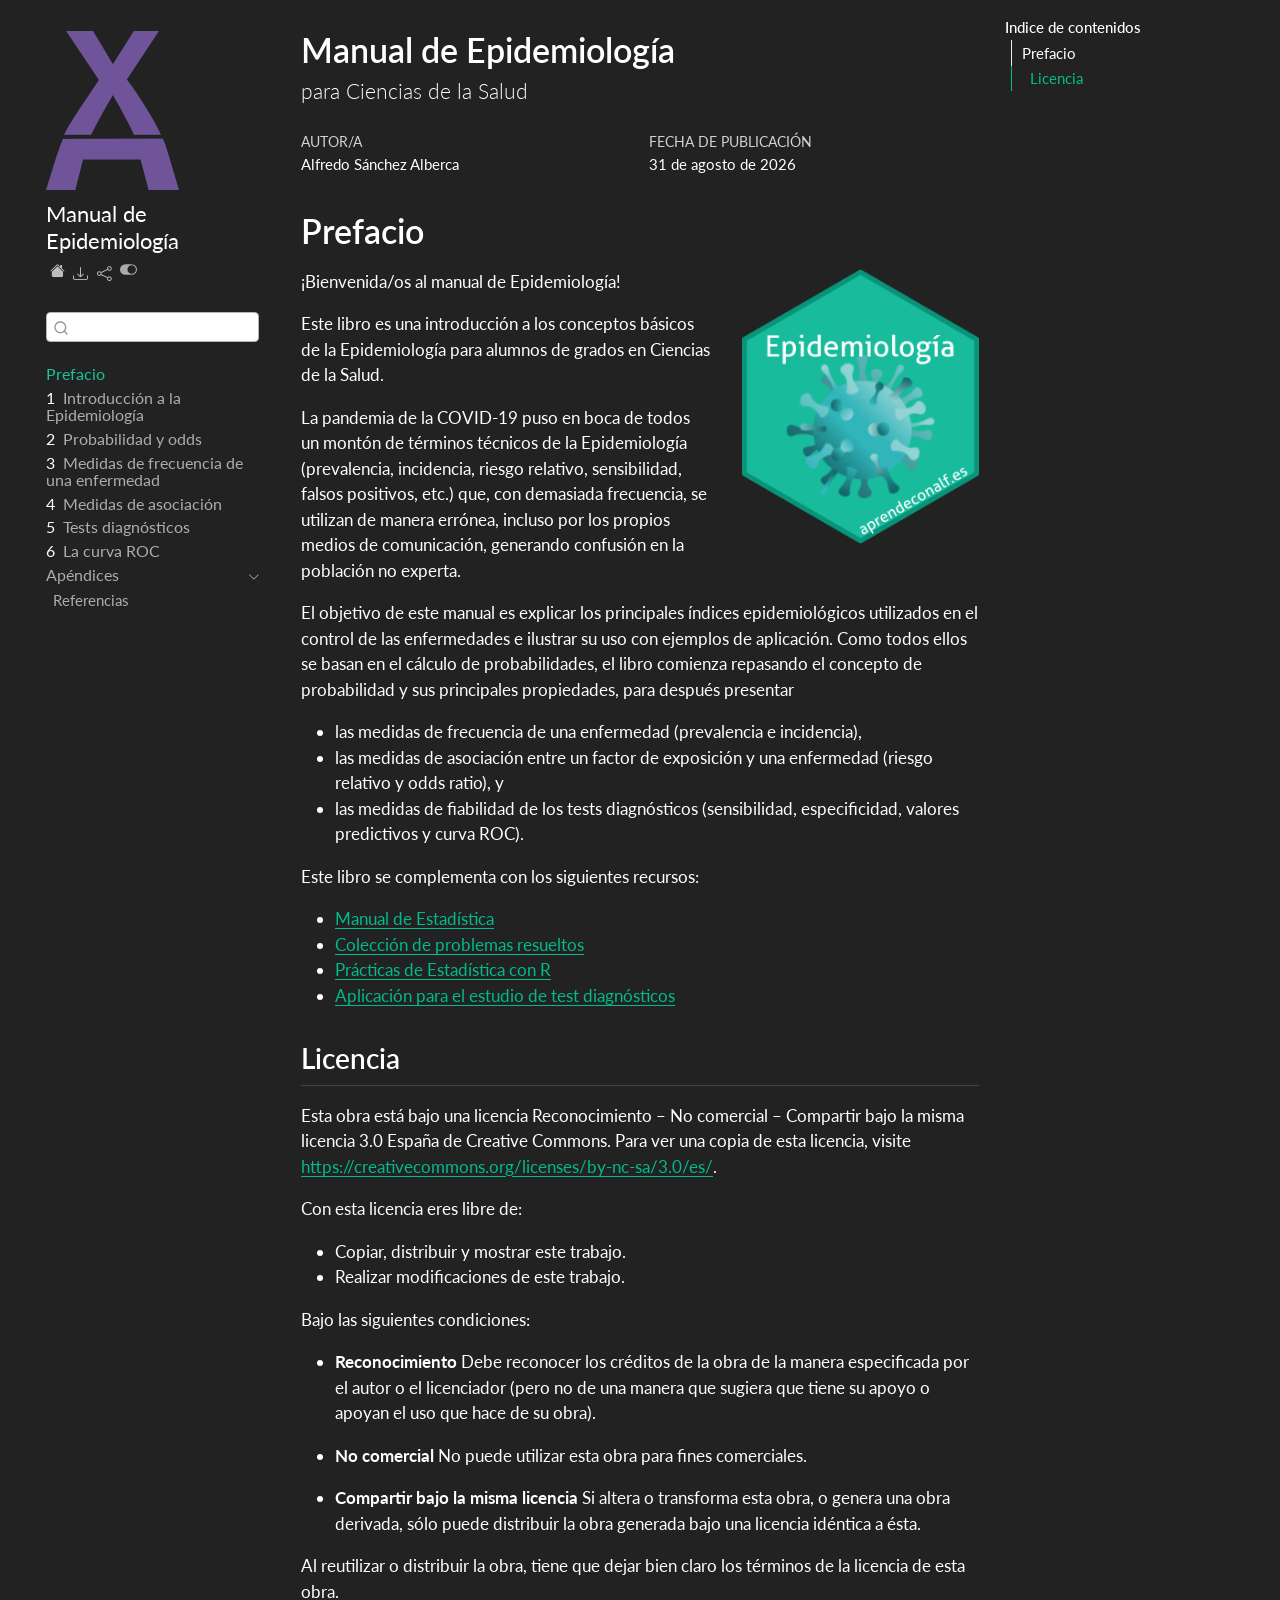
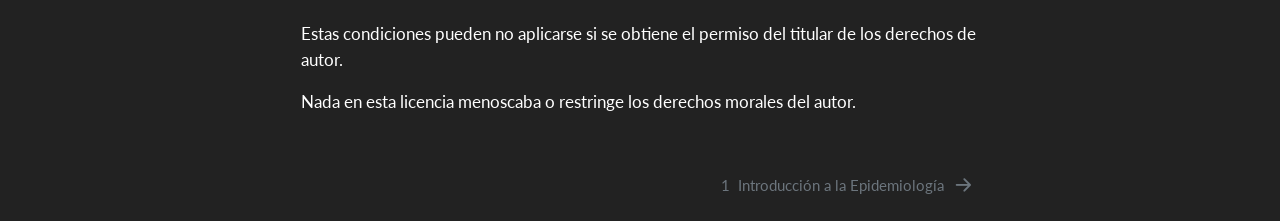
<file: docs/index.html>
<!DOCTYPE html>
<html xmlns="http://www.w3.org/1999/xhtml" lang="es" xml:lang="es"><head>

<meta charset="utf-8">
<meta name="generator" content="quarto-1.9.38">

<meta name="viewport" content="width=device-width, initial-scale=1.0, user-scalable=yes">

<meta name="author" content="Alfredo Sánchez Alberca">

<title>Manual de Epidemiología</title>
<style>
/* Default styles provided by pandoc.
** See https://pandoc.org/MANUAL.html#variables-for-html for config info.
*/
code{white-space: pre-wrap;}
span.smallcaps{font-variant: small-caps;}
div.columns{display: flex; gap: min(4vw, 1.5em);}
div.column{flex: auto; overflow-x: auto;}
div.hanging-indent{margin-left: 1.5em; text-indent: -1.5em;}
ul.task-list{list-style: none;}
ul.task-list li input[type="checkbox"] {
  width: 0.8em;
  margin: 0 0.8em 0.2em -1em; /* quarto-specific, see https://github.com/quarto-dev/quarto-cli/issues/4556 */ 
  vertical-align: middle;
}
</style>


<script src="site_libs/quarto-nav/quarto-nav.js"></script>
<script src="site_libs/quarto-nav/headroom.min.js"></script>
<script src="site_libs/clipboard/clipboard.min.js"></script>
<script src="site_libs/quarto-search/autocomplete.umd.js"></script>
<script src="site_libs/quarto-search/fuse.min.js"></script>
<script src="site_libs/quarto-search/quarto-search.js"></script>
<meta name="quarto:offset" content="./">
<link href="./01-introduccion.html" rel="next">
<link href="./img/logos/favicon.ico" rel="icon">
<script src="site_libs/quarto-html/quarto.js" type="module"></script>
<script src="site_libs/quarto-html/tabsets/tabsets.js" type="module"></script>
<script src="site_libs/quarto-html/popper.min.js"></script>
<script src="site_libs/quarto-html/tippy.umd.min.js"></script>
<script src="site_libs/quarto-html/anchor.min.js"></script>
<link href="site_libs/quarto-html/tippy.css" rel="stylesheet">
<link href="site_libs/quarto-html/quarto-syntax-highlighting-33269adcf1721b81efc5ea7fcfe7f0ee.css" rel="stylesheet" class="quarto-color-scheme" id="quarto-text-highlighting-styles">
<link href="site_libs/quarto-html/quarto-syntax-highlighting-dark-5a2acb6f4ed5aeb23a104ba421924b87.css" rel="stylesheet" class="quarto-color-scheme quarto-color-alternate" id="quarto-text-highlighting-styles">
<script src="site_libs/bootstrap/bootstrap.min.js"></script>
<link href="site_libs/bootstrap/bootstrap-icons.css" rel="stylesheet">
<link href="site_libs/bootstrap/bootstrap-b050db56f2b97c639b7ebc2cf71c06d7.min.css" rel="stylesheet" append-hash="true" class="quarto-color-scheme" id="quarto-bootstrap" data-mode="light">
<link href="site_libs/bootstrap/bootstrap-dark-5e50218c20039713403b52e69b91eb5d.min.css" rel="stylesheet" append-hash="true" class="quarto-color-scheme quarto-color-alternate" id="quarto-bootstrap" data-mode="dark">
<script id="quarto-search-options" type="application/json">{
  "location": "sidebar",
  "copy-button": false,
  "collapse-after": 3,
  "panel-placement": "start",
  "type": "textbox",
  "limit": 50,
  "keyboard-shortcut": [
    "f",
    "/",
    "s"
  ],
  "show-item-context": false,
  "language": {
    "search-no-results-text": "Sin resultados",
    "search-matching-documents-text": "documentos encontrados",
    "search-copy-link-title": "Copiar el enlace en la busqueda",
    "search-hide-matches-text": "Esconder resultados adicionales",
    "search-more-match-text": "hay más resultados en este documento",
    "search-more-matches-text": "más resultados en este documento",
    "search-clear-button-title": "Borrar",
    "search-text-placeholder": "",
    "search-detached-cancel-button-title": "Cancelar",
    "search-submit-button-title": "Enviar",
    "search-label": "Buscar"
  }
}</script>


<meta property="og:title" content="Manual de Epidemiología">
<meta property="og:description" content="para Ciencias de la Salud">
<meta property="og:image" content="img/logos/sticker.png">
<meta property="og:site_name" content="Manual de Epidemiología">
<meta name="twitter:title" content="Manual de Epidemiología">
<meta name="twitter:description" content="para Ciencias de la Salud">
<meta name="twitter:image" content="img/logos/sticker.png">
<meta name="twitter:site" content="@aprendeconalf">
<meta name="twitter:card" content="summary_large_image">
</head>

<body class="nav-sidebar floating quarto-dark"><script id="quarto-html-before-body" type="application/javascript">
    const toggleBodyColorMode = (bsSheetEl) => {
      const mode = bsSheetEl.getAttribute("data-mode");
      const bodyEl = window.document.querySelector("body");
      if (mode === "dark") {
        bodyEl.classList.add("quarto-dark");
        bodyEl.classList.remove("quarto-light");
      } else {
        bodyEl.classList.add("quarto-light");
        bodyEl.classList.remove("quarto-dark");
      }
    }
    const toggleBodyColorPrimary = () => {
      const bsSheetEl = window.document.querySelector("link#quarto-bootstrap:not([rel=disabled-stylesheet])");
      if (bsSheetEl) {
        toggleBodyColorMode(bsSheetEl);
      }
    }
    const setColorSchemeToggle = (alternate) => {
      const toggles = window.document.querySelectorAll('.quarto-color-scheme-toggle');
      for (let i=0; i < toggles.length; i++) {
        const toggle = toggles[i];
        if (toggle) {
          if (alternate) {
            toggle.classList.add("alternate");
          } else {
            toggle.classList.remove("alternate");
          }
        }
      }
    };
    const toggleColorMode = (alternate) => {
      // Switch the stylesheets
      const primaryStylesheets = window.document.querySelectorAll('link.quarto-color-scheme:not(.quarto-color-alternate)');
      const alternateStylesheets = window.document.querySelectorAll('link.quarto-color-scheme.quarto-color-alternate');
      manageTransitions('#quarto-margin-sidebar .nav-link', false);
      if (alternate) {
        // note: dark is layered on light, we don't disable primary!
        enableStylesheet(alternateStylesheets);
        for (const sheetNode of alternateStylesheets) {
          if (sheetNode.id === "quarto-bootstrap") {
            toggleBodyColorMode(sheetNode);
          }
        }
      } else {
        disableStylesheet(alternateStylesheets);
        enableStylesheet(primaryStylesheets)
        toggleBodyColorPrimary();
      }
      manageTransitions('#quarto-margin-sidebar .nav-link', true);
      // Switch the toggles
      setColorSchemeToggle(alternate)
      // Hack to workaround the fact that safari doesn't
      // properly recolor the scrollbar when toggling (#1455)
      if (navigator.userAgent.indexOf('Safari') > 0 && navigator.userAgent.indexOf('Chrome') == -1) {
        manageTransitions("body", false);
        window.scrollTo(0, 1);
        setTimeout(() => {
          window.scrollTo(0, 0);
          manageTransitions("body", true);
        }, 40);
      }
    }
    const disableStylesheet = (stylesheets) => {
      for (let i=0; i < stylesheets.length; i++) {
        const stylesheet = stylesheets[i];
        stylesheet.rel = 'disabled-stylesheet';
      }
    }
    const enableStylesheet = (stylesheets) => {
      for (let i=0; i < stylesheets.length; i++) {
        const stylesheet = stylesheets[i];
        if(stylesheet.rel !== 'stylesheet') { // for Chrome, which will still FOUC without this check
          stylesheet.rel = 'stylesheet';
        }
      }
    }
    const manageTransitions = (selector, allowTransitions) => {
      const els = window.document.querySelectorAll(selector);
      for (let i=0; i < els.length; i++) {
        const el = els[i];
        if (allowTransitions) {
          el.classList.remove('notransition');
        } else {
          el.classList.add('notransition');
        }
      }
    }
    const isFileUrl = () => {
      return window.location.protocol === 'file:';
    }
    const hasAlternateSentinel = () => {
      let styleSentinel = getColorSchemeSentinel();
      if (styleSentinel !== null) {
        return styleSentinel === "alternate";
      } else {
        return false;
      }
    }
    const setStyleSentinel = (alternate) => {
      const value = alternate ? "alternate" : "default";
      if (!isFileUrl()) {
        window.localStorage.setItem("quarto-color-scheme", value);
      } else {
        localAlternateSentinel = value;
      }
    }
    const getColorSchemeSentinel = () => {
      if (!isFileUrl()) {
        const storageValue = window.localStorage.getItem("quarto-color-scheme");
        return storageValue != null ? storageValue : localAlternateSentinel;
      } else {
        return localAlternateSentinel;
      }
    }
    const toggleGiscusIfUsed = (isAlternate, darkModeDefault) => {
      const baseTheme = document.querySelector('#giscus-base-theme')?.value ?? 'light';
      const alternateTheme = document.querySelector('#giscus-alt-theme')?.value ?? 'dark';
      let newTheme = '';
      if(authorPrefersDark) {
        newTheme = isAlternate ? baseTheme : alternateTheme;
      } else {
        newTheme = isAlternate ? alternateTheme : baseTheme;
      }
      const changeGiscusTheme = () => {
        // From: https://github.com/giscus/giscus/issues/336
        const sendMessage = (message) => {
          const iframe = document.querySelector('iframe.giscus-frame');
          if (!iframe) return;
          iframe.contentWindow.postMessage({ giscus: message }, 'https://giscus.app');
        }
        sendMessage({
          setConfig: {
            theme: newTheme
          }
        });
      }
      const isGiscussLoaded = window.document.querySelector('iframe.giscus-frame') !== null;
      if (isGiscussLoaded) {
        changeGiscusTheme();
      }
    };
    const authorPrefersDark = true;
    const darkModeDefault = authorPrefersDark;
    let localAlternateSentinel = darkModeDefault ? 'alternate' : 'default';
    // Dark / light mode switch
    window.quartoToggleColorScheme = () => {
      // Read the current dark / light value
      let toAlternate = !hasAlternateSentinel();
      toggleColorMode(toAlternate);
      setStyleSentinel(toAlternate);
      toggleGiscusIfUsed(toAlternate, darkModeDefault);
      window.dispatchEvent(new Event('resize'));
    };
    // Switch to dark mode if need be
    if (hasAlternateSentinel()) {
      toggleColorMode(true);
    } else {
      toggleColorMode(false);
    }
  </script>

<div id="quarto-search-results"></div>
  <header id="quarto-header" class="headroom fixed-top">
  <nav class="quarto-secondary-nav">
    <div class="container-fluid d-flex">
      <button type="button" class="quarto-btn-toggle btn" data-bs-toggle="collapse" role="button" data-bs-target=".quarto-sidebar-collapse-item" aria-controls="quarto-sidebar" aria-expanded="false" aria-label="Alternar barra lateral" onclick="if (window.quartoToggleHeadroom) { window.quartoToggleHeadroom(); }">
        <i class="bi bi-layout-text-sidebar-reverse"></i>
      </button>
        <nav class="quarto-page-breadcrumbs" aria-label="breadcrumb"><ol class="breadcrumb"><li class="breadcrumb-item"><a href="./index.html">Prefacio</a></li></ol></nav>
        <a class="flex-grow-1" role="navigation" data-bs-toggle="collapse" data-bs-target=".quarto-sidebar-collapse-item" aria-controls="quarto-sidebar" aria-expanded="false" aria-label="Alternar barra lateral" onclick="if (window.quartoToggleHeadroom) { window.quartoToggleHeadroom(); }">      
        </a>
      <button type="button" class="btn quarto-search-button" aria-label="Buscar" onclick="window.quartoOpenSearch();">
        <i class="bi bi-search"></i>
      </button>
    </div>
  </nav>
</header>
<!-- content -->
<div id="quarto-content" class="quarto-container page-columns page-rows-contents page-layout-article">
<!-- sidebar -->
  <nav id="quarto-sidebar" class="sidebar collapse collapse-horizontal quarto-sidebar-collapse-item sidebar-navigation floating overflow-auto">
    <div class="pt-lg-2 mt-2 text-left sidebar-header sidebar-header-stacked">
      <a href="./index.html" class="sidebar-logo-link">
      <img src="./img/logos/aprendeconalf.png" alt="" class="sidebar-logo light-content py-0 d-lg-inline d-none">
      <img src="./img/logos/aprendeconalf.png" alt="" class="sidebar-logo dark-content py-0 d-lg-inline d-none">
      </a>
    <div class="sidebar-title mb-0 py-0">
      <a href="./">Manual de Epidemiología</a> 
        <div class="sidebar-tools-main tools-wide">
    <a href="https://aprendeconalf.es" title="" class="quarto-navigation-tool px-1" aria-label=""><i class="bi bi-house-fill"></i></a>
    <div class="dropdown">
      <a href="" title="Download" id="quarto-navigation-tool-dropdown-0" class="quarto-navigation-tool dropdown-toggle px-1" data-bs-toggle="dropdown" aria-expanded="false" role="link" aria-label="Download"><i class="bi bi-download"></i></a>
      <ul class="dropdown-menu" aria-labelledby="quarto-navigation-tool-dropdown-0">
          <li>
            <a class="dropdown-item sidebar-tools-main-item" href="./manual-epidemiologia.pdf">
              <i class="bi bi-file-pdf pe-1"></i>
            Download PDF
            </a>
          </li>
          <li>
            <a class="dropdown-item sidebar-tools-main-item" href="./manual-epidemiologia.epub">
              <i class="bi bi-journal pe-1"></i>
            Download ePub
            </a>
          </li>
      </ul>
    </div>
    <div class="dropdown">
      <a href="" title="Share" id="quarto-navigation-tool-dropdown-1" class="quarto-navigation-tool dropdown-toggle px-1" data-bs-toggle="dropdown" aria-expanded="false" role="link" aria-label="Share"><i class="bi bi-share"></i></a>
      <ul class="dropdown-menu" aria-labelledby="quarto-navigation-tool-dropdown-1">
          <li>
            <a class="dropdown-item sidebar-tools-main-item" href="https://twitter.com/intent/tweet?url=|url|">
              <i class="bi bi-twitter pe-1"></i>
            Twitter
            </a>
          </li>
          <li>
            <a class="dropdown-item sidebar-tools-main-item" href="https://www.linkedin.com/sharing/share-offsite/?url=|url|">
              <i class="bi bi-linkedin pe-1"></i>
            LinkedIn
            </a>
          </li>
      </ul>
    </div>
  <a href="" class="quarto-color-scheme-toggle quarto-navigation-tool  px-1" onclick="window.quartoToggleColorScheme(); return false;" title="Alternar modo oscuro"><i class="bi"></i></a>
</div>
    </div>
      </div>
        <div class="mt-2 flex-shrink-0 align-items-center">
        <div class="sidebar-search">
        <div id="quarto-search" class="" title="Buscar"></div>
        </div>
        </div>
    <div class="sidebar-menu-container"> 
    <ul class="list-unstyled mt-1">
        <li class="sidebar-item">
  <div class="sidebar-item-container"> 
  <a href="./index.html" class="sidebar-item-text sidebar-link active">
 <span class="menu-text">Prefacio</span></a>
  </div>
</li>
        <li class="sidebar-item">
  <div class="sidebar-item-container"> 
  <a href="./01-introduccion.html" class="sidebar-item-text sidebar-link">
 <span class="menu-text"><span class="chapter-number">1</span>&nbsp; <span class="chapter-title">Introducción a la Epidemiología</span></span></a>
  </div>
</li>
        <li class="sidebar-item">
  <div class="sidebar-item-container"> 
  <a href="./02-probabilidad.html" class="sidebar-item-text sidebar-link">
 <span class="menu-text"><span class="chapter-number">2</span>&nbsp; <span class="chapter-title">Probabilidad y odds</span></span></a>
  </div>
</li>
        <li class="sidebar-item">
  <div class="sidebar-item-container"> 
  <a href="./03-medidas-frecuencia.html" class="sidebar-item-text sidebar-link">
 <span class="menu-text"><span class="chapter-number">3</span>&nbsp; <span class="chapter-title">Medidas de frecuencia de una enfermedad</span></span></a>
  </div>
</li>
        <li class="sidebar-item">
  <div class="sidebar-item-container"> 
  <a href="./04-medidas-asociacion.html" class="sidebar-item-text sidebar-link">
 <span class="menu-text"><span class="chapter-number">4</span>&nbsp; <span class="chapter-title">Medidas de asociación</span></span></a>
  </div>
</li>
        <li class="sidebar-item">
  <div class="sidebar-item-container"> 
  <a href="./05-tests-diagnosticos.html" class="sidebar-item-text sidebar-link">
 <span class="menu-text"><span class="chapter-number">5</span>&nbsp; <span class="chapter-title">Tests diagnósticos</span></span></a>
  </div>
</li>
        <li class="sidebar-item">
  <div class="sidebar-item-container"> 
  <a href="./06-curva-roc.html" class="sidebar-item-text sidebar-link">
 <span class="menu-text"><span class="chapter-number">6</span>&nbsp; <span class="chapter-title">La curva ROC</span></span></a>
  </div>
</li>
        <li class="sidebar-item sidebar-item-section">
      <div class="sidebar-item-container"> 
            <a class="sidebar-item-text sidebar-link text-start" data-bs-toggle="collapse" data-bs-target="#quarto-sidebar-section-1" role="navigation" aria-expanded="true">
 <span class="menu-text">Apéndices</span></a>
          <a class="sidebar-item-toggle text-start" data-bs-toggle="collapse" data-bs-target="#quarto-sidebar-section-1" role="navigation" aria-expanded="true" aria-label="Alternar sección">
            <i class="bi bi-chevron-right ms-2"></i>
          </a> 
      </div>
      <ul id="quarto-sidebar-section-1" class="collapse list-unstyled sidebar-section depth1 show">  
          <li class="sidebar-item">
  <div class="sidebar-item-container"> 
  <a href="./referencias.html" class="sidebar-item-text sidebar-link">
 <span class="menu-text">Referencias</span></a>
  </div>
</li>
      </ul>
  </li>
    </ul>
    </div>
</nav>
<div id="quarto-sidebar-glass" class="quarto-sidebar-collapse-item" data-bs-toggle="collapse" data-bs-target=".quarto-sidebar-collapse-item"></div>
<!-- margin-sidebar -->
    <div id="quarto-margin-sidebar" class="sidebar margin-sidebar">
        <nav id="TOC" role="doc-toc" class="toc-active">
    <h2 id="toc-title">Indice de contenidos</h2>
   
  <ul>
  <li><a href="#prefacio" id="toc-prefacio" class="nav-link active" data-scroll-target="#prefacio">Prefacio</a>
  <ul class="collapse">
  <li><a href="#licencia" id="toc-licencia" class="nav-link" data-scroll-target="#licencia">Licencia</a></li>
  </ul></li>
  </ul>
</nav>
    </div>
<!-- main -->
<main class="content" id="quarto-document-content">


<header id="title-block-header" class="quarto-title-block default">
<div class="quarto-title">
<h1 class="title">Manual de Epidemiología</h1>
<p class="subtitle lead">para Ciencias de la Salud</p>
</div>



<div class="quarto-title-meta">

    <div>
    <div class="quarto-title-meta-heading">Autor/a</div>
    <div class="quarto-title-meta-contents">
             <p>Alfredo Sánchez Alberca </p>
          </div>
  </div>
    
    <div>
    <div class="quarto-title-meta-heading">Fecha de Publicación</div>
    <div class="quarto-title-meta-contents">
      <p class="date">31 de agosto de 2026</p>
    </div>
  </div>
  
    
  </div>
  


</header>



<section id="prefacio" class="level1 unnumbered">
<h1 class="unnumbered">Prefacio</h1><p><img src="img/logos/sticker.png" title="Manual de Epidemiología" class="quarto-cover-image nolightbox img-fluid"></p>
<p>¡Bienvenida/os al manual de Epidemiología!</p>
<p>Este libro es una introducción a los conceptos básicos de la Epidemiología para alumnos de grados en Ciencias de la Salud.</p>
<p>La pandemia de la COVID-19 puso en boca de todos un montón de términos técnicos de la Epidemiología (prevalencia, incidencia, riesgo relativo, sensibilidad, falsos positivos, etc.) que, con demasiada frecuencia, se utilizan de manera errónea, incluso por los propios medios de comunicación, generando confusión en la población no experta.</p>
<p>El objetivo de este manual es explicar los principales índices epidemiológicos utilizados en el control de las enfermedades e ilustrar su uso con ejemplos de aplicación. Como todos ellos se basan en el cálculo de probabilidades, el libro comienza repasando el concepto de probabilidad y sus principales propiedades, para después presentar</p>
<ul>
<li>las medidas de frecuencia de una enfermedad (prevalencia e incidencia),</li>
<li>las medidas de asociación entre un factor de exposición y una enfermedad (riesgo relativo y odds ratio), y</li>
<li>las medidas de fiabilidad de los tests diagnósticos (sensibilidad, especificidad, valores predictivos y curva ROC).</li>
</ul>
<p>Este libro se complementa con los siguientes recursos:</p>
<ul>
<li><a href="https://aprendeconalf.es/estadistica-manual/">Manual de Estadística</a></li>
<li><a href="https://aprendeconalf.es/estadistica-ejercicios/">Colección de problemas resueltos</a></li>
<li><a href="https://aprendeconalf.es/estadistica-practicas-r/">Prácticas de Estadística con R</a></li>
<li><a href="http://nube.aprendeconalf.es/shiny/diagnostic-test/">Aplicación para el estudio de test diagnósticos</a></li>
</ul>
<section id="licencia" class="level2">
<h2 class="anchored" data-anchor-id="licencia">Licencia</h2>
<p>Esta obra está bajo una licencia Reconocimiento – No comercial – Compartir bajo la misma licencia 3.0 España de Creative Commons. Para ver una copia de esta licencia, visite <a href="https://creativecommons.org/licenses/by-nc-sa/3.0/es/">https://creativecommons.org/licenses/by-nc-sa/3.0/es/</a>.</p>
<p>Con esta licencia eres libre de:</p>
<ul>
<li>Copiar, distribuir y mostrar este trabajo.</li>
<li>Realizar modificaciones de este trabajo.</li>
</ul>
<p>Bajo las siguientes condiciones:</p>
<ul>
<li><p><strong>Reconocimiento</strong> Debe reconocer los créditos de la obra de la manera especificada por el autor o el licenciador (pero no de una manera que sugiera que tiene su apoyo o apoyan el uso que hace de su obra).</p></li>
<li><p><strong>No comercial</strong> No puede utilizar esta obra para fines comerciales.</p></li>
<li><p><strong>Compartir bajo la misma licencia</strong> Si altera o transforma esta obra, o genera una obra derivada, sólo puede distribuir la obra generada bajo una licencia idéntica a ésta.</p></li>
</ul>
<p>Al reutilizar o distribuir la obra, tiene que dejar bien claro los términos de la licencia de esta obra.</p>
<p>Estas condiciones pueden no aplicarse si se obtiene el permiso del titular de los derechos de autor.</p>
<p>Nada en esta licencia menoscaba o restringe los derechos morales del autor.</p>


</section>
</section>

</main> <!-- /main -->
<script id="quarto-html-after-body" type="application/javascript">
  window.document.addEventListener("DOMContentLoaded", function (event) {
    // Ensure there is a toggle, if there isn't float one in the top right
    if (window.document.querySelector('.quarto-color-scheme-toggle') === null) {
      const a = window.document.createElement('a');
      a.classList.add('top-right');
      a.classList.add('quarto-color-scheme-toggle');
      a.href = "";
      a.onclick = function() { try { window.quartoToggleColorScheme(); } catch {} return false; };
      const i = window.document.createElement("i");
      i.classList.add('bi');
      a.appendChild(i);
      window.document.body.appendChild(a);
    }
    setColorSchemeToggle(hasAlternateSentinel())
    const icon = "";
    const anchorJS = new window.AnchorJS();
    anchorJS.options = {
      placement: 'right',
      icon: icon
    };
    anchorJS.add('.anchored');
    const isCodeAnnotation = (el) => {
      for (const clz of el.classList) {
        if (clz.startsWith('code-annotation-')) {                     
          return true;
        }
      }
      return false;
    }
    const onCopySuccess = function(e) {
      // button target
      const button = e.trigger;
      // don't keep focus
      button.blur();
      // flash "checked"
      button.classList.add('code-copy-button-checked');
      var currentTitle = button.getAttribute("title");
      button.setAttribute("title", "Copiada");
      let tooltip;
      if (window.bootstrap) {
        button.setAttribute("data-bs-toggle", "tooltip");
        button.setAttribute("data-bs-placement", "left");
        button.setAttribute("data-bs-title", "Copiada");
        tooltip = new bootstrap.Tooltip(button, 
          { trigger: "manual", 
            customClass: "code-copy-button-tooltip",
            offset: [0, -8]});
        tooltip.show();    
      }
      setTimeout(function() {
        if (tooltip) {
          tooltip.hide();
          button.removeAttribute("data-bs-title");
          button.removeAttribute("data-bs-toggle");
          button.removeAttribute("data-bs-placement");
        }
        button.setAttribute("title", currentTitle);
        button.classList.remove('code-copy-button-checked');
      }, 1000);
      // clear code selection
      e.clearSelection();
    }
    const getTextToCopy = function(trigger) {
      const outerScaffold = trigger.parentElement.cloneNode(true);
      const codeEl = outerScaffold.querySelector('code');
      for (const childEl of codeEl.children) {
        if (isCodeAnnotation(childEl)) {
          childEl.remove();
        }
      }
      return codeEl.innerText;
    }
    const clipboard = new window.ClipboardJS('.code-copy-button:not([data-in-quarto-modal])', {
      text: getTextToCopy
    });
    clipboard.on('success', onCopySuccess);
    if (window.document.getElementById('quarto-embedded-source-code-modal')) {
      const clipboardModal = new window.ClipboardJS('.code-copy-button[data-in-quarto-modal]', {
        text: getTextToCopy,
        container: window.document.getElementById('quarto-embedded-source-code-modal')
      });
      clipboardModal.on('success', onCopySuccess);
    }
      var localhostRegex = new RegExp(/^(?:http|https):\/\/localhost\:?[0-9]*\//);
      var mailtoRegex = new RegExp(/^mailto:/);
        var filterRegex = new RegExp('/' + window.location.host + '/');
      var isInternal = (href) => {
          return filterRegex.test(href) || localhostRegex.test(href) || mailtoRegex.test(href);
      }
      // Inspect non-navigation links and adorn them if external
     var links = window.document.querySelectorAll('a[href]:not(.nav-link):not(.navbar-brand):not(.toc-action):not(.sidebar-link):not(.sidebar-item-toggle):not(.pagination-link):not(.no-external):not([aria-hidden]):not(.dropdown-item):not(.quarto-navigation-tool):not(.about-link)');
      for (var i=0; i<links.length; i++) {
        const link = links[i];
        if (!isInternal(link.href)) {
          // undo the damage that might have been done by quarto-nav.js in the case of
          // links that we want to consider external
          if (link.dataset.originalHref !== undefined) {
            link.href = link.dataset.originalHref;
          }
        }
      }
    function tippyHover(el, contentFn, onTriggerFn, onUntriggerFn) {
      const config = {
        allowHTML: true,
        maxWidth: 500,
        delay: 100,
        arrow: false,
        appendTo: function(el) {
            return el.parentElement;
        },
        interactive: true,
        interactiveBorder: 10,
        theme: 'quarto',
        placement: 'bottom-start',
      };
      if (contentFn) {
        config.content = contentFn;
      }
      if (onTriggerFn) {
        config.onTrigger = onTriggerFn;
      }
      if (onUntriggerFn) {
        config.onUntrigger = onUntriggerFn;
      }
      window.tippy(el, config); 
    }
    const noterefs = window.document.querySelectorAll('a[role="doc-noteref"]');
    for (var i=0; i<noterefs.length; i++) {
      const ref = noterefs[i];
      tippyHover(ref, function() {
        // use id or data attribute instead here
        let href = ref.getAttribute('data-footnote-href') || ref.getAttribute('href');
        try { href = new URL(href).hash; } catch {}
        const id = href.replace(/^#\/?/, "");
        const note = window.document.getElementById(id);
        if (note) {
          return note.innerHTML;
        } else {
          return "";
        }
      });
    }
    const xrefs = window.document.querySelectorAll('a.quarto-xref');
    const processXRef = (id, note) => {
      // Strip column container classes
      const stripColumnClz = (el) => {
        el.classList.remove("page-full", "page-columns");
        if (el.children) {
          for (const child of el.children) {
            stripColumnClz(child);
          }
        }
      }
      stripColumnClz(note)
      if (id === null || id.startsWith('sec-')) {
        // Special case sections, only their first couple elements
        const container = document.createElement("div");
        if (note.children && note.children.length > 2) {
          container.appendChild(note.children[0].cloneNode(true));
          for (let i = 1; i < note.children.length; i++) {
            const child = note.children[i];
            if (child.tagName === "P" && child.innerText === "") {
              continue;
            } else {
              container.appendChild(child.cloneNode(true));
              break;
            }
          }
          if (window.Quarto?.typesetMath) {
            window.Quarto.typesetMath(container);
          }
          return container.innerHTML
        } else {
          if (window.Quarto?.typesetMath) {
            window.Quarto.typesetMath(note);
          }
          return note.innerHTML;
        }
      } else {
        // Remove any anchor links if they are present
        const anchorLink = note.querySelector('a.anchorjs-link');
        if (anchorLink) {
          anchorLink.remove();
        }
        if (window.Quarto?.typesetMath) {
          window.Quarto.typesetMath(note);
        }
        if (note.classList.contains("callout")) {
          return note.outerHTML;
        } else {
          return note.innerHTML;
        }
      }
    }
    for (var i=0; i<xrefs.length; i++) {
      const xref = xrefs[i];
      tippyHover(xref, undefined, function(instance) {
        instance.disable();
        let url = xref.getAttribute('href');
        let hash = undefined; 
        if (url.startsWith('#')) {
          hash = url;
        } else {
          try { hash = new URL(url).hash; } catch {}
        }
        if (hash) {
          const id = hash.replace(/^#\/?/, "");
          const note = window.document.getElementById(id);
          if (note !== null) {
            try {
              const html = processXRef(id, note.cloneNode(true));
              instance.setContent(html);
            } finally {
              instance.enable();
              instance.show();
            }
          } else {
            // See if we can fetch this
            fetch(url.split('#')[0])
            .then(res => res.text())
            .then(html => {
              const parser = new DOMParser();
              const htmlDoc = parser.parseFromString(html, "text/html");
              const note = htmlDoc.getElementById(id);
              if (note !== null) {
                const html = processXRef(id, note);
                instance.setContent(html);
              } 
            }).finally(() => {
              instance.enable();
              instance.show();
            });
          }
        } else {
          // See if we can fetch a full url (with no hash to target)
          // This is a special case and we should probably do some content thinning / targeting
          fetch(url)
          .then(res => res.text())
          .then(html => {
            const parser = new DOMParser();
            const htmlDoc = parser.parseFromString(html, "text/html");
            const note = htmlDoc.querySelector('main.content');
            if (note !== null) {
              // This should only happen for chapter cross references
              // (since there is no id in the URL)
              // remove the first header
              if (note.children.length > 0 && note.children[0].tagName === "HEADER") {
                note.children[0].remove();
              }
              const html = processXRef(null, note);
              instance.setContent(html);
            } 
          }).finally(() => {
            instance.enable();
            instance.show();
          });
        }
      }, function(instance) {
      });
    }
        let selectedAnnoteEl;
        const selectorForAnnotation = ( cell, annotation) => {
          let cellAttr = 'data-code-cell="' + cell + '"';
          let lineAttr = 'data-code-annotation="' +  annotation + '"';
          const selector = 'span[' + cellAttr + '][' + lineAttr + ']';
          return selector;
        }
        const selectCodeLines = (annoteEl) => {
          const doc = window.document;
          const targetCell = annoteEl.getAttribute("data-target-cell");
          const targetAnnotation = annoteEl.getAttribute("data-target-annotation");
          const annoteSpan = window.document.querySelector(selectorForAnnotation(targetCell, targetAnnotation));
          const lines = annoteSpan.getAttribute("data-code-lines").split(",");
          const lineIds = lines.map((line) => {
            return targetCell + "-" + line;
          })
          let top = null;
          let height = null;
          let parent = null;
          if (lineIds.length > 0) {
              //compute the position of the single el (top and bottom and make a div)
              const el = window.document.getElementById(lineIds[0]);
              top = el.offsetTop;
              height = el.offsetHeight;
              parent = el.parentElement.parentElement;
            if (lineIds.length > 1) {
              const lastEl = window.document.getElementById(lineIds[lineIds.length - 1]);
              const bottom = lastEl.offsetTop + lastEl.offsetHeight;
              height = bottom - top;
            }
            if (top !== null && height !== null && parent !== null) {
              // cook up a div (if necessary) and position it 
              let div = window.document.getElementById("code-annotation-line-highlight");
              if (div === null) {
                div = window.document.createElement("div");
                div.setAttribute("id", "code-annotation-line-highlight");
                div.style.position = 'absolute';
                parent.appendChild(div);
              }
              div.style.top = top - 2 + "px";
              div.style.height = height + 4 + "px";
              div.style.left = 0;
              let gutterDiv = window.document.getElementById("code-annotation-line-highlight-gutter");
              if (gutterDiv === null) {
                gutterDiv = window.document.createElement("div");
                gutterDiv.setAttribute("id", "code-annotation-line-highlight-gutter");
                gutterDiv.style.position = 'absolute';
                const codeCell = window.document.getElementById(targetCell);
                const gutter = codeCell.querySelector('.code-annotation-gutter');
                gutter.appendChild(gutterDiv);
              }
              gutterDiv.style.top = top - 2 + "px";
              gutterDiv.style.height = height + 4 + "px";
            }
            selectedAnnoteEl = annoteEl;
          }
        };
        const unselectCodeLines = () => {
          const elementsIds = ["code-annotation-line-highlight", "code-annotation-line-highlight-gutter"];
          elementsIds.forEach((elId) => {
            const div = window.document.getElementById(elId);
            if (div) {
              div.remove();
            }
          });
          selectedAnnoteEl = undefined;
        };
          // Handle positioning of the toggle
      window.addEventListener(
        "resize",
        throttle(() => {
          elRect = undefined;
          if (selectedAnnoteEl) {
            selectCodeLines(selectedAnnoteEl);
          }
        }, 10)
      );
      function throttle(fn, ms) {
      let throttle = false;
      let timer;
        return (...args) => {
          if(!throttle) { // first call gets through
              fn.apply(this, args);
              throttle = true;
          } else { // all the others get throttled
              if(timer) clearTimeout(timer); // cancel #2
              timer = setTimeout(() => {
                fn.apply(this, args);
                timer = throttle = false;
              }, ms);
          }
        };
      }
        // Attach click handler to the DT
        const annoteDls = window.document.querySelectorAll('dt[data-target-cell]');
        for (const annoteDlNode of annoteDls) {
          annoteDlNode.addEventListener('click', (event) => {
            const clickedEl = event.target;
            if (clickedEl !== selectedAnnoteEl) {
              unselectCodeLines();
              const activeEl = window.document.querySelector('dt[data-target-cell].code-annotation-active');
              if (activeEl) {
                activeEl.classList.remove('code-annotation-active');
              }
              selectCodeLines(clickedEl);
              clickedEl.classList.add('code-annotation-active');
            } else {
              // Unselect the line
              unselectCodeLines();
              clickedEl.classList.remove('code-annotation-active');
            }
          });
        }
    const findCites = (el) => {
      const parentEl = el.parentElement;
      if (parentEl) {
        const cites = parentEl.dataset.cites;
        if (cites) {
          return {
            el,
            cites: cites.split(' ')
          };
        } else {
          return findCites(el.parentElement)
        }
      } else {
        return undefined;
      }
    };
    var bibliorefs = window.document.querySelectorAll('a[role="doc-biblioref"]');
    for (var i=0; i<bibliorefs.length; i++) {
      const ref = bibliorefs[i];
      const citeInfo = findCites(ref);
      if (citeInfo) {
        tippyHover(citeInfo.el, function() {
          var popup = window.document.createElement('div');
          citeInfo.cites.forEach(function(cite) {
            var citeDiv = window.document.createElement('div');
            citeDiv.classList.add('hanging-indent');
            citeDiv.classList.add('csl-entry');
            var biblioDiv = window.document.getElementById('ref-' + cite);
            if (biblioDiv) {
              citeDiv.innerHTML = biblioDiv.innerHTML;
            }
            popup.appendChild(citeDiv);
          });
          return popup.innerHTML;
        });
      }
    }
  });
  </script>
<nav class="page-navigation">
  <div class="nav-page nav-page-previous">
  </div>
  <div class="nav-page nav-page-next">
      <a href="./01-introduccion.html" class="pagination-link" aria-label="Introducción a la Epidemiología">
        <span class="nav-page-text"><span class="chapter-number">1</span>&nbsp; <span class="chapter-title">Introducción a la Epidemiología</span></span> <i class="bi bi-arrow-right-short"></i>
      </a>
  </div>
</nav>
</div> <!-- /content -->




</body></html>
</file>
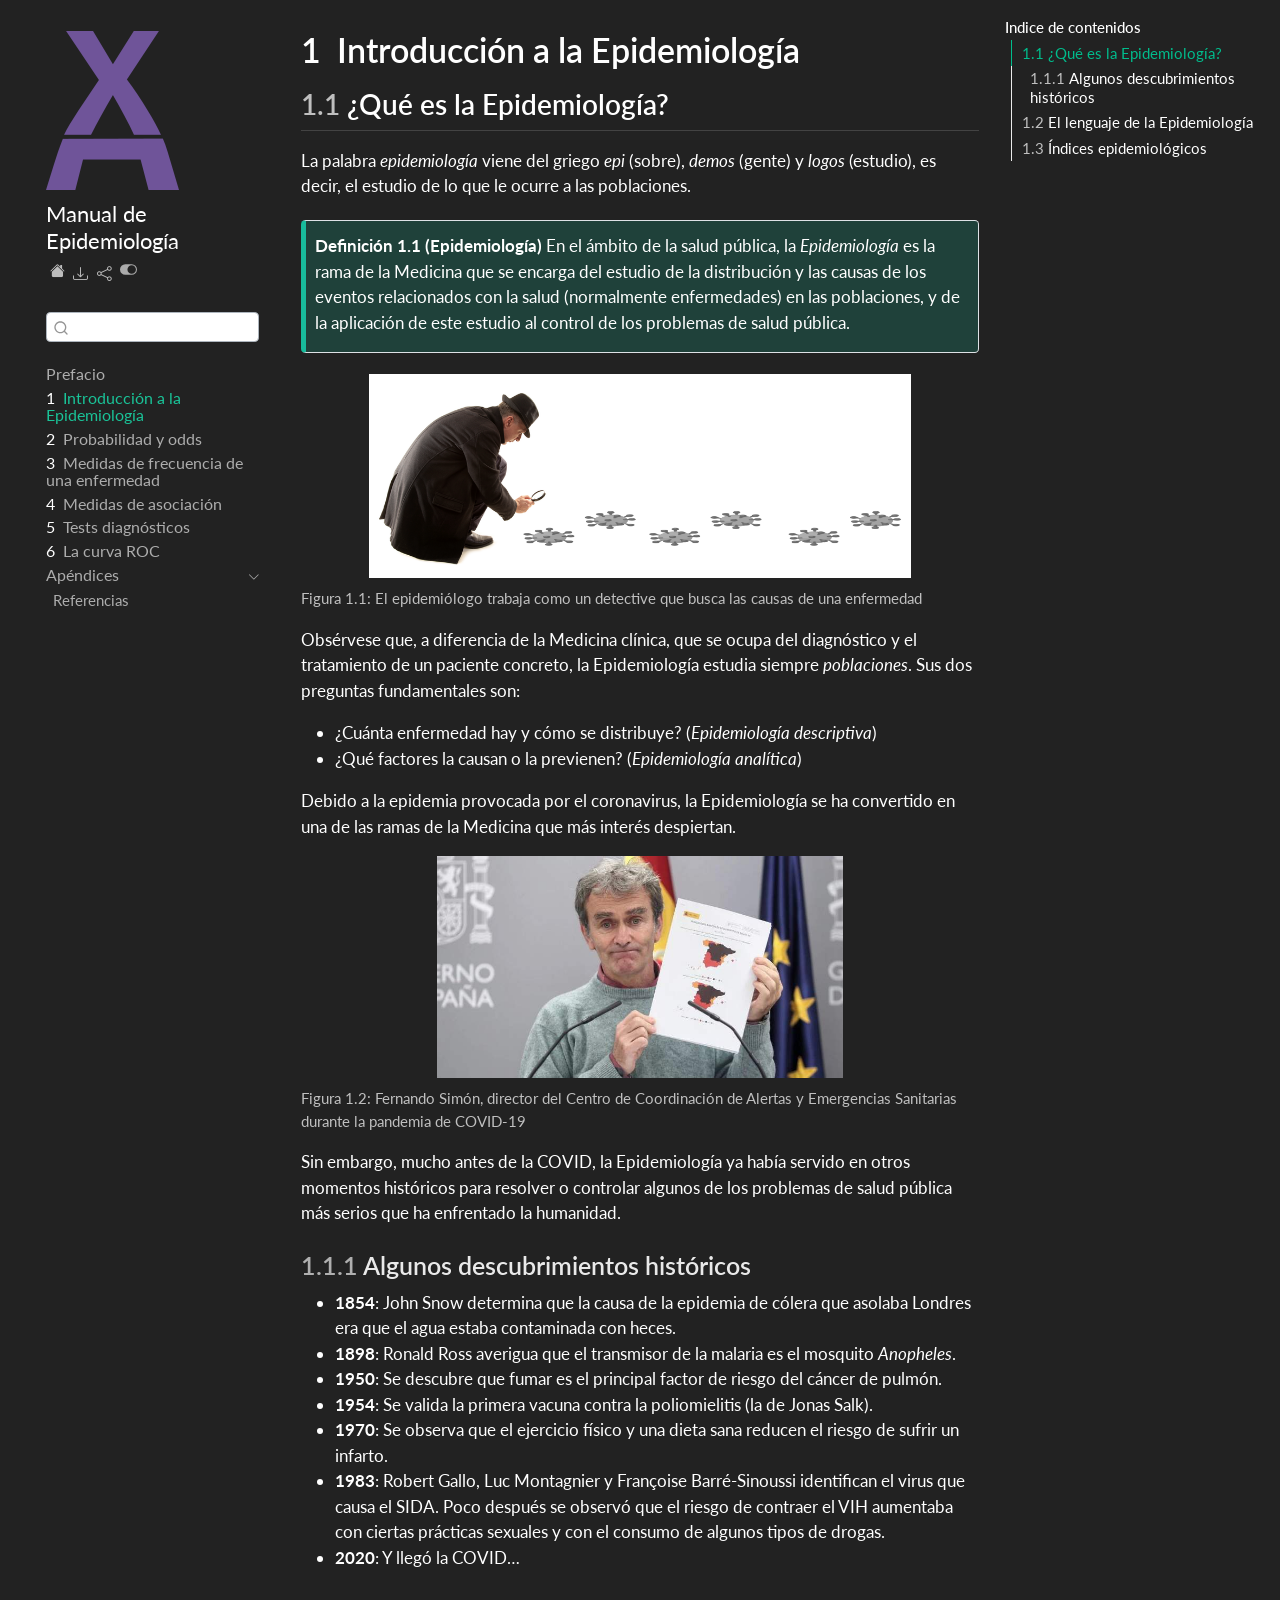
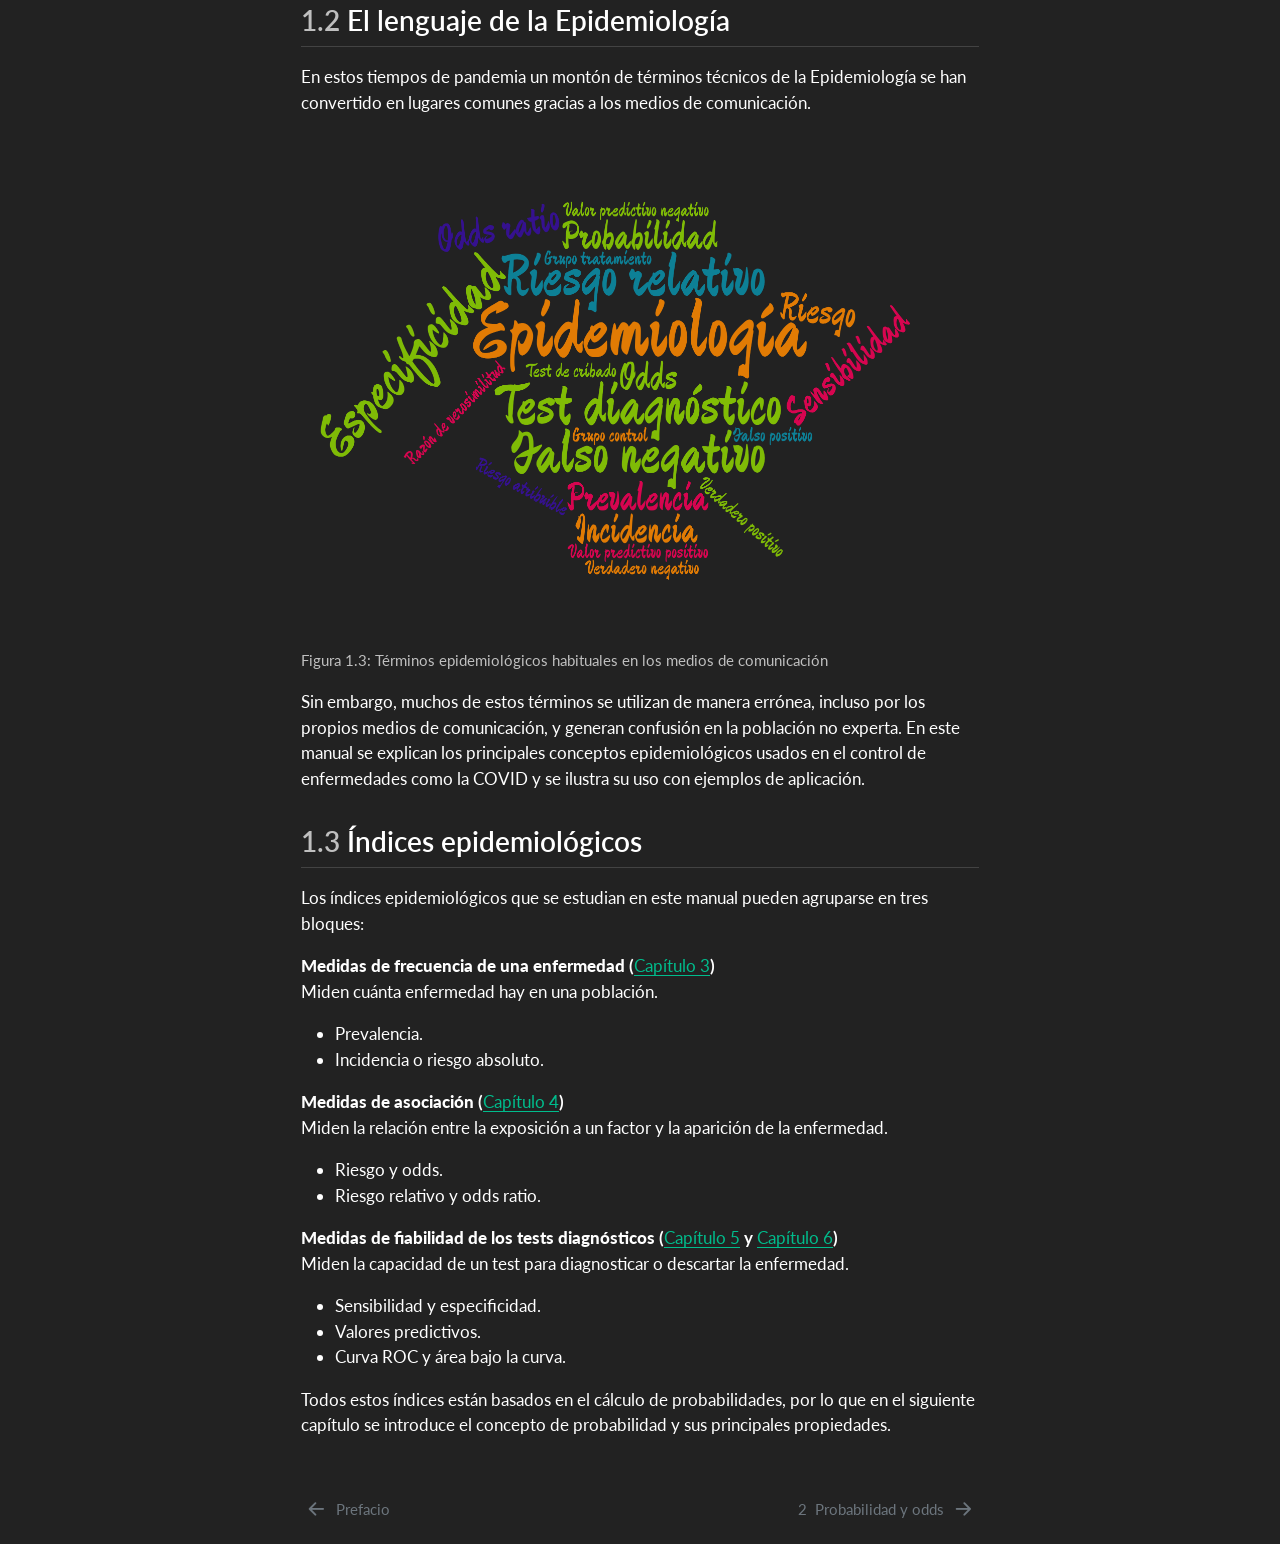
<file: docs/01-introduccion.html>
<!DOCTYPE html>
<html xmlns="http://www.w3.org/1999/xhtml" lang="es" xml:lang="es"><head>

<meta charset="utf-8">
<meta name="generator" content="quarto-1.9.38">

<meta name="viewport" content="width=device-width, initial-scale=1.0, user-scalable=yes">


<title>1&nbsp; Introducción a la Epidemiología – Manual de Epidemiología</title>
<style>
/* Default styles provided by pandoc.
** See https://pandoc.org/MANUAL.html#variables-for-html for config info.
*/
code{white-space: pre-wrap;}
span.smallcaps{font-variant: small-caps;}
div.columns{display: flex; gap: min(4vw, 1.5em);}
div.column{flex: auto; overflow-x: auto;}
div.hanging-indent{margin-left: 1.5em; text-indent: -1.5em;}
ul.task-list{list-style: none;}
ul.task-list li input[type="checkbox"] {
  width: 0.8em;
  margin: 0 0.8em 0.2em -1em; /* quarto-specific, see https://github.com/quarto-dev/quarto-cli/issues/4556 */ 
  vertical-align: middle;
}
</style>


<script src="site_libs/quarto-nav/quarto-nav.js"></script>
<script src="site_libs/quarto-nav/headroom.min.js"></script>
<script src="site_libs/clipboard/clipboard.min.js"></script>
<script src="site_libs/quarto-search/autocomplete.umd.js"></script>
<script src="site_libs/quarto-search/fuse.min.js"></script>
<script src="site_libs/quarto-search/quarto-search.js"></script>
<meta name="quarto:offset" content="./">
<link href="./02-probabilidad.html" rel="next">
<link href="./index.html" rel="prev">
<link href="./img/logos/favicon.ico" rel="icon">
<script src="site_libs/quarto-html/quarto.js" type="module"></script>
<script src="site_libs/quarto-html/tabsets/tabsets.js" type="module"></script>
<script src="site_libs/quarto-html/popper.min.js"></script>
<script src="site_libs/quarto-html/tippy.umd.min.js"></script>
<script src="site_libs/quarto-html/anchor.min.js"></script>
<link href="site_libs/quarto-html/tippy.css" rel="stylesheet">
<link href="site_libs/quarto-html/quarto-syntax-highlighting-33269adcf1721b81efc5ea7fcfe7f0ee.css" rel="stylesheet" class="quarto-color-scheme" id="quarto-text-highlighting-styles">
<link href="site_libs/quarto-html/quarto-syntax-highlighting-dark-5a2acb6f4ed5aeb23a104ba421924b87.css" rel="stylesheet" class="quarto-color-scheme quarto-color-alternate" id="quarto-text-highlighting-styles">
<script src="site_libs/bootstrap/bootstrap.min.js"></script>
<link href="site_libs/bootstrap/bootstrap-icons.css" rel="stylesheet">
<link href="site_libs/bootstrap/bootstrap-b050db56f2b97c639b7ebc2cf71c06d7.min.css" rel="stylesheet" append-hash="true" class="quarto-color-scheme" id="quarto-bootstrap" data-mode="light">
<link href="site_libs/bootstrap/bootstrap-dark-5e50218c20039713403b52e69b91eb5d.min.css" rel="stylesheet" append-hash="true" class="quarto-color-scheme quarto-color-alternate" id="quarto-bootstrap" data-mode="dark">
<script id="quarto-search-options" type="application/json">{
  "location": "sidebar",
  "copy-button": false,
  "collapse-after": 3,
  "panel-placement": "start",
  "type": "textbox",
  "limit": 50,
  "keyboard-shortcut": [
    "f",
    "/",
    "s"
  ],
  "show-item-context": false,
  "language": {
    "search-no-results-text": "Sin resultados",
    "search-matching-documents-text": "documentos encontrados",
    "search-copy-link-title": "Copiar el enlace en la busqueda",
    "search-hide-matches-text": "Esconder resultados adicionales",
    "search-more-match-text": "hay más resultados en este documento",
    "search-more-matches-text": "más resultados en este documento",
    "search-clear-button-title": "Borrar",
    "search-text-placeholder": "",
    "search-detached-cancel-button-title": "Cancelar",
    "search-submit-button-title": "Enviar",
    "search-label": "Buscar"
  }
}</script>


<meta property="og:title" content="1&nbsp; Introducción a la Epidemiología – Manual de Epidemiología">
<meta property="og:description" content="">
<meta property="og:image" content="img/introduccion/detective.png">
<meta property="og:site_name" content="Manual de Epidemiología">
<meta name="twitter:title" content="1&nbsp; Introducción a la Epidemiología – Manual de Epidemiología">
<meta name="twitter:description" content="">
<meta name="twitter:image" content="img/introduccion/detective.png">
<meta name="twitter:site" content="@aprendeconalf">
<meta name="twitter:card" content="summary_large_image">
</head>

<body class="nav-sidebar floating quarto-dark"><script id="quarto-html-before-body" type="application/javascript">
    const toggleBodyColorMode = (bsSheetEl) => {
      const mode = bsSheetEl.getAttribute("data-mode");
      const bodyEl = window.document.querySelector("body");
      if (mode === "dark") {
        bodyEl.classList.add("quarto-dark");
        bodyEl.classList.remove("quarto-light");
      } else {
        bodyEl.classList.add("quarto-light");
        bodyEl.classList.remove("quarto-dark");
      }
    }
    const toggleBodyColorPrimary = () => {
      const bsSheetEl = window.document.querySelector("link#quarto-bootstrap:not([rel=disabled-stylesheet])");
      if (bsSheetEl) {
        toggleBodyColorMode(bsSheetEl);
      }
    }
    const setColorSchemeToggle = (alternate) => {
      const toggles = window.document.querySelectorAll('.quarto-color-scheme-toggle');
      for (let i=0; i < toggles.length; i++) {
        const toggle = toggles[i];
        if (toggle) {
          if (alternate) {
            toggle.classList.add("alternate");
          } else {
            toggle.classList.remove("alternate");
          }
        }
      }
    };
    const toggleColorMode = (alternate) => {
      // Switch the stylesheets
      const primaryStylesheets = window.document.querySelectorAll('link.quarto-color-scheme:not(.quarto-color-alternate)');
      const alternateStylesheets = window.document.querySelectorAll('link.quarto-color-scheme.quarto-color-alternate');
      manageTransitions('#quarto-margin-sidebar .nav-link', false);
      if (alternate) {
        // note: dark is layered on light, we don't disable primary!
        enableStylesheet(alternateStylesheets);
        for (const sheetNode of alternateStylesheets) {
          if (sheetNode.id === "quarto-bootstrap") {
            toggleBodyColorMode(sheetNode);
          }
        }
      } else {
        disableStylesheet(alternateStylesheets);
        enableStylesheet(primaryStylesheets)
        toggleBodyColorPrimary();
      }
      manageTransitions('#quarto-margin-sidebar .nav-link', true);
      // Switch the toggles
      setColorSchemeToggle(alternate)
      // Hack to workaround the fact that safari doesn't
      // properly recolor the scrollbar when toggling (#1455)
      if (navigator.userAgent.indexOf('Safari') > 0 && navigator.userAgent.indexOf('Chrome') == -1) {
        manageTransitions("body", false);
        window.scrollTo(0, 1);
        setTimeout(() => {
          window.scrollTo(0, 0);
          manageTransitions("body", true);
        }, 40);
      }
    }
    const disableStylesheet = (stylesheets) => {
      for (let i=0; i < stylesheets.length; i++) {
        const stylesheet = stylesheets[i];
        stylesheet.rel = 'disabled-stylesheet';
      }
    }
    const enableStylesheet = (stylesheets) => {
      for (let i=0; i < stylesheets.length; i++) {
        const stylesheet = stylesheets[i];
        if(stylesheet.rel !== 'stylesheet') { // for Chrome, which will still FOUC without this check
          stylesheet.rel = 'stylesheet';
        }
      }
    }
    const manageTransitions = (selector, allowTransitions) => {
      const els = window.document.querySelectorAll(selector);
      for (let i=0; i < els.length; i++) {
        const el = els[i];
        if (allowTransitions) {
          el.classList.remove('notransition');
        } else {
          el.classList.add('notransition');
        }
      }
    }
    const isFileUrl = () => {
      return window.location.protocol === 'file:';
    }
    const hasAlternateSentinel = () => {
      let styleSentinel = getColorSchemeSentinel();
      if (styleSentinel !== null) {
        return styleSentinel === "alternate";
      } else {
        return false;
      }
    }
    const setStyleSentinel = (alternate) => {
      const value = alternate ? "alternate" : "default";
      if (!isFileUrl()) {
        window.localStorage.setItem("quarto-color-scheme", value);
      } else {
        localAlternateSentinel = value;
      }
    }
    const getColorSchemeSentinel = () => {
      if (!isFileUrl()) {
        const storageValue = window.localStorage.getItem("quarto-color-scheme");
        return storageValue != null ? storageValue : localAlternateSentinel;
      } else {
        return localAlternateSentinel;
      }
    }
    const toggleGiscusIfUsed = (isAlternate, darkModeDefault) => {
      const baseTheme = document.querySelector('#giscus-base-theme')?.value ?? 'light';
      const alternateTheme = document.querySelector('#giscus-alt-theme')?.value ?? 'dark';
      let newTheme = '';
      if(authorPrefersDark) {
        newTheme = isAlternate ? baseTheme : alternateTheme;
      } else {
        newTheme = isAlternate ? alternateTheme : baseTheme;
      }
      const changeGiscusTheme = () => {
        // From: https://github.com/giscus/giscus/issues/336
        const sendMessage = (message) => {
          const iframe = document.querySelector('iframe.giscus-frame');
          if (!iframe) return;
          iframe.contentWindow.postMessage({ giscus: message }, 'https://giscus.app');
        }
        sendMessage({
          setConfig: {
            theme: newTheme
          }
        });
      }
      const isGiscussLoaded = window.document.querySelector('iframe.giscus-frame') !== null;
      if (isGiscussLoaded) {
        changeGiscusTheme();
      }
    };
    const authorPrefersDark = true;
    const darkModeDefault = authorPrefersDark;
    let localAlternateSentinel = darkModeDefault ? 'alternate' : 'default';
    // Dark / light mode switch
    window.quartoToggleColorScheme = () => {
      // Read the current dark / light value
      let toAlternate = !hasAlternateSentinel();
      toggleColorMode(toAlternate);
      setStyleSentinel(toAlternate);
      toggleGiscusIfUsed(toAlternate, darkModeDefault);
      window.dispatchEvent(new Event('resize'));
    };
    // Switch to dark mode if need be
    if (hasAlternateSentinel()) {
      toggleColorMode(true);
    } else {
      toggleColorMode(false);
    }
  </script>

<div id="quarto-search-results"></div>
  <header id="quarto-header" class="headroom fixed-top">
  <nav class="quarto-secondary-nav">
    <div class="container-fluid d-flex">
      <button type="button" class="quarto-btn-toggle btn" data-bs-toggle="collapse" role="button" data-bs-target=".quarto-sidebar-collapse-item" aria-controls="quarto-sidebar" aria-expanded="false" aria-label="Alternar barra lateral" onclick="if (window.quartoToggleHeadroom) { window.quartoToggleHeadroom(); }">
        <i class="bi bi-layout-text-sidebar-reverse"></i>
      </button>
        <nav class="quarto-page-breadcrumbs" aria-label="breadcrumb"><ol class="breadcrumb"><li class="breadcrumb-item"><a href="./01-introduccion.html"><span class="chapter-number">1</span>&nbsp; <span class="chapter-title">Introducción a la Epidemiología</span></a></li></ol></nav>
        <a class="flex-grow-1" role="navigation" data-bs-toggle="collapse" data-bs-target=".quarto-sidebar-collapse-item" aria-controls="quarto-sidebar" aria-expanded="false" aria-label="Alternar barra lateral" onclick="if (window.quartoToggleHeadroom) { window.quartoToggleHeadroom(); }">      
        </a>
      <button type="button" class="btn quarto-search-button" aria-label="Buscar" onclick="window.quartoOpenSearch();">
        <i class="bi bi-search"></i>
      </button>
    </div>
  </nav>
</header>
<!-- content -->
<div id="quarto-content" class="quarto-container page-columns page-rows-contents page-layout-article">
<!-- sidebar -->
  <nav id="quarto-sidebar" class="sidebar collapse collapse-horizontal quarto-sidebar-collapse-item sidebar-navigation floating overflow-auto">
    <div class="pt-lg-2 mt-2 text-left sidebar-header sidebar-header-stacked">
      <a href="./index.html" class="sidebar-logo-link">
      <img src="./img/logos/aprendeconalf.png" alt="" class="sidebar-logo light-content py-0 d-lg-inline d-none">
      <img src="./img/logos/aprendeconalf.png" alt="" class="sidebar-logo dark-content py-0 d-lg-inline d-none">
      </a>
    <div class="sidebar-title mb-0 py-0">
      <a href="./">Manual de Epidemiología</a> 
        <div class="sidebar-tools-main tools-wide">
    <a href="https://aprendeconalf.es" title="" class="quarto-navigation-tool px-1" aria-label=""><i class="bi bi-house-fill"></i></a>
    <div class="dropdown">
      <a href="" title="Download" id="quarto-navigation-tool-dropdown-0" class="quarto-navigation-tool dropdown-toggle px-1" data-bs-toggle="dropdown" aria-expanded="false" role="link" aria-label="Download"><i class="bi bi-download"></i></a>
      <ul class="dropdown-menu" aria-labelledby="quarto-navigation-tool-dropdown-0">
          <li>
            <a class="dropdown-item sidebar-tools-main-item" href="./manual-epidemiologia.pdf">
              <i class="bi bi-file-pdf pe-1"></i>
            Download PDF
            </a>
          </li>
          <li>
            <a class="dropdown-item sidebar-tools-main-item" href="./manual-epidemiologia.epub">
              <i class="bi bi-journal pe-1"></i>
            Download ePub
            </a>
          </li>
      </ul>
    </div>
    <div class="dropdown">
      <a href="" title="Share" id="quarto-navigation-tool-dropdown-1" class="quarto-navigation-tool dropdown-toggle px-1" data-bs-toggle="dropdown" aria-expanded="false" role="link" aria-label="Share"><i class="bi bi-share"></i></a>
      <ul class="dropdown-menu" aria-labelledby="quarto-navigation-tool-dropdown-1">
          <li>
            <a class="dropdown-item sidebar-tools-main-item" href="https://twitter.com/intent/tweet?url=|url|">
              <i class="bi bi-twitter pe-1"></i>
            Twitter
            </a>
          </li>
          <li>
            <a class="dropdown-item sidebar-tools-main-item" href="https://www.linkedin.com/sharing/share-offsite/?url=|url|">
              <i class="bi bi-linkedin pe-1"></i>
            LinkedIn
            </a>
          </li>
      </ul>
    </div>
  <a href="" class="quarto-color-scheme-toggle quarto-navigation-tool  px-1" onclick="window.quartoToggleColorScheme(); return false;" title="Alternar modo oscuro"><i class="bi"></i></a>
</div>
    </div>
      </div>
        <div class="mt-2 flex-shrink-0 align-items-center">
        <div class="sidebar-search">
        <div id="quarto-search" class="" title="Buscar"></div>
        </div>
        </div>
    <div class="sidebar-menu-container"> 
    <ul class="list-unstyled mt-1">
        <li class="sidebar-item">
  <div class="sidebar-item-container"> 
  <a href="./index.html" class="sidebar-item-text sidebar-link">
 <span class="menu-text">Prefacio</span></a>
  </div>
</li>
        <li class="sidebar-item">
  <div class="sidebar-item-container"> 
  <a href="./01-introduccion.html" class="sidebar-item-text sidebar-link active">
 <span class="menu-text"><span class="chapter-number">1</span>&nbsp; <span class="chapter-title">Introducción a la Epidemiología</span></span></a>
  </div>
</li>
        <li class="sidebar-item">
  <div class="sidebar-item-container"> 
  <a href="./02-probabilidad.html" class="sidebar-item-text sidebar-link">
 <span class="menu-text"><span class="chapter-number">2</span>&nbsp; <span class="chapter-title">Probabilidad y odds</span></span></a>
  </div>
</li>
        <li class="sidebar-item">
  <div class="sidebar-item-container"> 
  <a href="./03-medidas-frecuencia.html" class="sidebar-item-text sidebar-link">
 <span class="menu-text"><span class="chapter-number">3</span>&nbsp; <span class="chapter-title">Medidas de frecuencia de una enfermedad</span></span></a>
  </div>
</li>
        <li class="sidebar-item">
  <div class="sidebar-item-container"> 
  <a href="./04-medidas-asociacion.html" class="sidebar-item-text sidebar-link">
 <span class="menu-text"><span class="chapter-number">4</span>&nbsp; <span class="chapter-title">Medidas de asociación</span></span></a>
  </div>
</li>
        <li class="sidebar-item">
  <div class="sidebar-item-container"> 
  <a href="./05-tests-diagnosticos.html" class="sidebar-item-text sidebar-link">
 <span class="menu-text"><span class="chapter-number">5</span>&nbsp; <span class="chapter-title">Tests diagnósticos</span></span></a>
  </div>
</li>
        <li class="sidebar-item">
  <div class="sidebar-item-container"> 
  <a href="./06-curva-roc.html" class="sidebar-item-text sidebar-link">
 <span class="menu-text"><span class="chapter-number">6</span>&nbsp; <span class="chapter-title">La curva ROC</span></span></a>
  </div>
</li>
        <li class="sidebar-item sidebar-item-section">
      <div class="sidebar-item-container"> 
            <a class="sidebar-item-text sidebar-link text-start" data-bs-toggle="collapse" data-bs-target="#quarto-sidebar-section-1" role="navigation" aria-expanded="true">
 <span class="menu-text">Apéndices</span></a>
          <a class="sidebar-item-toggle text-start" data-bs-toggle="collapse" data-bs-target="#quarto-sidebar-section-1" role="navigation" aria-expanded="true" aria-label="Alternar sección">
            <i class="bi bi-chevron-right ms-2"></i>
          </a> 
      </div>
      <ul id="quarto-sidebar-section-1" class="collapse list-unstyled sidebar-section depth1 show">  
          <li class="sidebar-item">
  <div class="sidebar-item-container"> 
  <a href="./referencias.html" class="sidebar-item-text sidebar-link">
 <span class="menu-text">Referencias</span></a>
  </div>
</li>
      </ul>
  </li>
    </ul>
    </div>
</nav>
<div id="quarto-sidebar-glass" class="quarto-sidebar-collapse-item" data-bs-toggle="collapse" data-bs-target=".quarto-sidebar-collapse-item"></div>
<!-- margin-sidebar -->
    <div id="quarto-margin-sidebar" class="sidebar margin-sidebar">
        <nav id="TOC" role="doc-toc" class="toc-active">
    <h2 id="toc-title">Indice de contenidos</h2>
   
  <ul>
  <li><a href="#qué-es-la-epidemiología" id="toc-qué-es-la-epidemiología" class="nav-link active" data-scroll-target="#qué-es-la-epidemiología"><span class="header-section-number">1.1</span> ¿Qué es la Epidemiología?</a>
  <ul class="collapse">
  <li><a href="#algunos-descubrimientos-históricos" id="toc-algunos-descubrimientos-históricos" class="nav-link" data-scroll-target="#algunos-descubrimientos-históricos"><span class="header-section-number">1.1.1</span> Algunos descubrimientos históricos</a></li>
  </ul></li>
  <li><a href="#el-lenguaje-de-la-epidemiología" id="toc-el-lenguaje-de-la-epidemiología" class="nav-link" data-scroll-target="#el-lenguaje-de-la-epidemiología"><span class="header-section-number">1.2</span> El lenguaje de la Epidemiología</a></li>
  <li><a href="#índices-epidemiológicos" id="toc-índices-epidemiológicos" class="nav-link" data-scroll-target="#índices-epidemiológicos"><span class="header-section-number">1.3</span> Índices epidemiológicos</a></li>
  </ul>
</nav>
    </div>
<!-- main -->
<main class="content" id="quarto-document-content">


<header id="title-block-header" class="quarto-title-block default">
<div class="quarto-title">
<h1 class="title"><span id="sec-introduccion" class="quarto-section-identifier"><span class="chapter-number">1</span>&nbsp; <span class="chapter-title">Introducción a la Epidemiología</span></span></h1>
</div>



<div class="quarto-title-meta">

    
  
    
  </div>
  


</header>


<section id="qué-es-la-epidemiología" class="level2" data-number="1.1">
<h2 data-number="1.1" class="anchored" data-anchor-id="qué-es-la-epidemiología"><span class="header-section-number">1.1</span> ¿Qué es la Epidemiología?</h2>
<p>La palabra <em>epidemiología</em> viene del griego <em>epi</em> (sobre), <em>demos</em> (gente) y <em>logos</em> (estudio), es decir, el estudio de lo que le ocurre a las poblaciones.</p>
<div id="def-epidemiologia" class="theorem definition">
<p><span class="theorem-title"><strong>Definición 1.1 (Epidemiología)</strong></span> En el ámbito de la salud pública, la <em>Epidemiología</em> es la rama de la Medicina que se encarga del estudio de la distribución y las causas de los eventos relacionados con la salud (normalmente enfermedades) en las poblaciones, y de la aplicación de este estudio al control de los problemas de salud pública.</p>
</div>
<div id="fig-detective" class="quarto-float quarto-figure quarto-figure-center anchored">
<figure class="quarto-float quarto-float-fig figure">
<div aria-describedby="fig-detective-caption-0ceaefa1-69ba-4598-a22c-09a6ac19f8ca">
<img src="img/introduccion/detective.png" class="img-fluid figure-img" style="width:80.0%">
</div>
<figcaption class="quarto-float-caption-bottom quarto-float-caption quarto-float-fig" id="fig-detective-caption-0ceaefa1-69ba-4598-a22c-09a6ac19f8ca">
Figura&nbsp;1.1: El epidemiólogo trabaja como un detective que busca las causas de una enfermedad
</figcaption>
</figure>
</div>
<p>Obsérvese que, a diferencia de la Medicina clínica, que se ocupa del diagnóstico y el tratamiento de un paciente concreto, la Epidemiología estudia siempre <em>poblaciones</em>. Sus dos preguntas fundamentales son:</p>
<ul>
<li>¿Cuánta enfermedad hay y cómo se distribuye? (<em>Epidemiología descriptiva</em>)</li>
<li>¿Qué factores la causan o la previenen? (<em>Epidemiología analítica</em>)</li>
</ul>
<p>Debido a la epidemia provocada por el coronavirus, la Epidemiología se ha convertido en una de las ramas de la Medicina que más interés despiertan.</p>
<div id="fig-fernando-simon" class="quarto-float quarto-figure quarto-figure-center anchored">
<figure class="quarto-float quarto-float-fig figure">
<div aria-describedby="fig-fernando-simon-caption-0ceaefa1-69ba-4598-a22c-09a6ac19f8ca">
<img src="img/introduccion/fernando-simon.jpg" class="img-fluid figure-img" style="width:60.0%">
</div>
<figcaption class="quarto-float-caption-bottom quarto-float-caption quarto-float-fig" id="fig-fernando-simon-caption-0ceaefa1-69ba-4598-a22c-09a6ac19f8ca">
Figura&nbsp;1.2: Fernando Simón, director del Centro de Coordinación de Alertas y Emergencias Sanitarias durante la pandemia de COVID-19
</figcaption>
</figure>
</div>
<p>Sin embargo, mucho antes de la COVID, la Epidemiología ya había servido en otros momentos históricos para resolver o controlar algunos de los problemas de salud pública más serios que ha enfrentado la humanidad.</p>
<section id="algunos-descubrimientos-históricos" class="level3" data-number="1.1.1">
<h3 data-number="1.1.1" class="anchored" data-anchor-id="algunos-descubrimientos-históricos"><span class="header-section-number">1.1.1</span> Algunos descubrimientos históricos</h3>
<ul>
<li><strong>1854</strong>: John Snow determina que la causa de la epidemia de cólera que asolaba Londres era que el agua estaba contaminada con heces.</li>
<li><strong>1898</strong>: Ronald Ross averigua que el transmisor de la malaria es el mosquito <em>Anopheles</em>.</li>
<li><strong>1950</strong>: Se descubre que fumar es el principal factor de riesgo del cáncer de pulmón.</li>
<li><strong>1954</strong>: Se valida la primera vacuna contra la poliomielitis (la de Jonas Salk).</li>
<li><strong>1970</strong>: Se observa que el ejercicio físico y una dieta sana reducen el riesgo de sufrir un infarto.</li>
<li><strong>1983</strong>: Robert Gallo, Luc Montagnier y Françoise Barré-Sinoussi identifican el virus que causa el SIDA. Poco después se observó que el riesgo de contraer el VIH aumentaba con ciertas prácticas sexuales y con el consumo de algunos tipos de drogas.</li>
<li><strong>2020</strong>: Y llegó la COVID…</li>
</ul>
</section>
</section>
<section id="el-lenguaje-de-la-epidemiología" class="level2" data-number="1.2">
<h2 data-number="1.2" class="anchored" data-anchor-id="el-lenguaje-de-la-epidemiología"><span class="header-section-number">1.2</span> El lenguaje de la Epidemiología</h2>
<p>En estos tiempos de pandemia un montón de términos técnicos de la Epidemiología se han convertido en lugares comunes gracias a los medios de comunicación.</p>
<div id="fig-wordcloud" class="quarto-float quarto-figure quarto-figure-center anchored">
<figure class="quarto-float quarto-float-fig figure">
<div aria-describedby="fig-wordcloud-caption-0ceaefa1-69ba-4598-a22c-09a6ac19f8ca">
<img src="img/introduccion/wordcloud.png" class="img-fluid figure-img">
</div>
<figcaption class="quarto-float-caption-bottom quarto-float-caption quarto-float-fig" id="fig-wordcloud-caption-0ceaefa1-69ba-4598-a22c-09a6ac19f8ca">
Figura&nbsp;1.3: Términos epidemiológicos habituales en los medios de comunicación
</figcaption>
</figure>
</div>
<p>Sin embargo, muchos de estos términos se utilizan de manera errónea, incluso por los propios medios de comunicación, y generan confusión en la población no experta. En este manual se explican los principales conceptos epidemiológicos usados en el control de enfermedades como la COVID y se ilustra su uso con ejemplos de aplicación.</p>
</section>
<section id="índices-epidemiológicos" class="level2" data-number="1.3">
<h2 data-number="1.3" class="anchored" data-anchor-id="índices-epidemiológicos"><span class="header-section-number">1.3</span> Índices epidemiológicos</h2>
<p>Los índices epidemiológicos que se estudian en este manual pueden agruparse en tres bloques:</p>
<dl>
<dt><strong>Medidas de frecuencia de una enfermedad</strong> (<a href="03-medidas-frecuencia.html" class="quarto-xref"><span>Capítulo 3</span></a>)</dt>
<dd>
<p>Miden cuánta enfermedad hay en una población.</p>
<ul>
<li>Prevalencia.</li>
<li>Incidencia o riesgo absoluto.</li>
</ul>
</dd>
<dt><strong>Medidas de asociación</strong> (<a href="04-medidas-asociacion.html" class="quarto-xref"><span>Capítulo 4</span></a>)</dt>
<dd>
<p>Miden la relación entre la exposición a un factor y la aparición de la enfermedad.</p>
<ul>
<li>Riesgo y odds.</li>
<li>Riesgo relativo y odds ratio.</li>
</ul>
</dd>
<dt><strong>Medidas de fiabilidad de los tests diagnósticos</strong> (<a href="05-tests-diagnosticos.html" class="quarto-xref"><span>Capítulo 5</span></a> y <a href="06-curva-roc.html" class="quarto-xref"><span>Capítulo 6</span></a>)</dt>
<dd>
<p>Miden la capacidad de un test para diagnosticar o descartar la enfermedad.</p>
<ul>
<li>Sensibilidad y especificidad.</li>
<li>Valores predictivos.</li>
<li>Curva ROC y área bajo la curva.</li>
</ul>
</dd>
</dl>
<p>Todos estos índices están basados en el cálculo de probabilidades, por lo que en el siguiente capítulo se introduce el concepto de probabilidad y sus principales propiedades.</p>


</section>

</main> <!-- /main -->
<script id="quarto-html-after-body" type="application/javascript">
  window.document.addEventListener("DOMContentLoaded", function (event) {
    // Ensure there is a toggle, if there isn't float one in the top right
    if (window.document.querySelector('.quarto-color-scheme-toggle') === null) {
      const a = window.document.createElement('a');
      a.classList.add('top-right');
      a.classList.add('quarto-color-scheme-toggle');
      a.href = "";
      a.onclick = function() { try { window.quartoToggleColorScheme(); } catch {} return false; };
      const i = window.document.createElement("i");
      i.classList.add('bi');
      a.appendChild(i);
      window.document.body.appendChild(a);
    }
    setColorSchemeToggle(hasAlternateSentinel())
    const icon = "";
    const anchorJS = new window.AnchorJS();
    anchorJS.options = {
      placement: 'right',
      icon: icon
    };
    anchorJS.add('.anchored');
    const isCodeAnnotation = (el) => {
      for (const clz of el.classList) {
        if (clz.startsWith('code-annotation-')) {                     
          return true;
        }
      }
      return false;
    }
    const onCopySuccess = function(e) {
      // button target
      const button = e.trigger;
      // don't keep focus
      button.blur();
      // flash "checked"
      button.classList.add('code-copy-button-checked');
      var currentTitle = button.getAttribute("title");
      button.setAttribute("title", "Copiada");
      let tooltip;
      if (window.bootstrap) {
        button.setAttribute("data-bs-toggle", "tooltip");
        button.setAttribute("data-bs-placement", "left");
        button.setAttribute("data-bs-title", "Copiada");
        tooltip = new bootstrap.Tooltip(button, 
          { trigger: "manual", 
            customClass: "code-copy-button-tooltip",
            offset: [0, -8]});
        tooltip.show();    
      }
      setTimeout(function() {
        if (tooltip) {
          tooltip.hide();
          button.removeAttribute("data-bs-title");
          button.removeAttribute("data-bs-toggle");
          button.removeAttribute("data-bs-placement");
        }
        button.setAttribute("title", currentTitle);
        button.classList.remove('code-copy-button-checked');
      }, 1000);
      // clear code selection
      e.clearSelection();
    }
    const getTextToCopy = function(trigger) {
      const outerScaffold = trigger.parentElement.cloneNode(true);
      const codeEl = outerScaffold.querySelector('code');
      for (const childEl of codeEl.children) {
        if (isCodeAnnotation(childEl)) {
          childEl.remove();
        }
      }
      return codeEl.innerText;
    }
    const clipboard = new window.ClipboardJS('.code-copy-button:not([data-in-quarto-modal])', {
      text: getTextToCopy
    });
    clipboard.on('success', onCopySuccess);
    if (window.document.getElementById('quarto-embedded-source-code-modal')) {
      const clipboardModal = new window.ClipboardJS('.code-copy-button[data-in-quarto-modal]', {
        text: getTextToCopy,
        container: window.document.getElementById('quarto-embedded-source-code-modal')
      });
      clipboardModal.on('success', onCopySuccess);
    }
      var localhostRegex = new RegExp(/^(?:http|https):\/\/localhost\:?[0-9]*\//);
      var mailtoRegex = new RegExp(/^mailto:/);
        var filterRegex = new RegExp('/' + window.location.host + '/');
      var isInternal = (href) => {
          return filterRegex.test(href) || localhostRegex.test(href) || mailtoRegex.test(href);
      }
      // Inspect non-navigation links and adorn them if external
     var links = window.document.querySelectorAll('a[href]:not(.nav-link):not(.navbar-brand):not(.toc-action):not(.sidebar-link):not(.sidebar-item-toggle):not(.pagination-link):not(.no-external):not([aria-hidden]):not(.dropdown-item):not(.quarto-navigation-tool):not(.about-link)');
      for (var i=0; i<links.length; i++) {
        const link = links[i];
        if (!isInternal(link.href)) {
          // undo the damage that might have been done by quarto-nav.js in the case of
          // links that we want to consider external
          if (link.dataset.originalHref !== undefined) {
            link.href = link.dataset.originalHref;
          }
        }
      }
    function tippyHover(el, contentFn, onTriggerFn, onUntriggerFn) {
      const config = {
        allowHTML: true,
        maxWidth: 500,
        delay: 100,
        arrow: false,
        appendTo: function(el) {
            return el.parentElement;
        },
        interactive: true,
        interactiveBorder: 10,
        theme: 'quarto',
        placement: 'bottom-start',
      };
      if (contentFn) {
        config.content = contentFn;
      }
      if (onTriggerFn) {
        config.onTrigger = onTriggerFn;
      }
      if (onUntriggerFn) {
        config.onUntrigger = onUntriggerFn;
      }
      window.tippy(el, config); 
    }
    const noterefs = window.document.querySelectorAll('a[role="doc-noteref"]');
    for (var i=0; i<noterefs.length; i++) {
      const ref = noterefs[i];
      tippyHover(ref, function() {
        // use id or data attribute instead here
        let href = ref.getAttribute('data-footnote-href') || ref.getAttribute('href');
        try { href = new URL(href).hash; } catch {}
        const id = href.replace(/^#\/?/, "");
        const note = window.document.getElementById(id);
        if (note) {
          return note.innerHTML;
        } else {
          return "";
        }
      });
    }
    const xrefs = window.document.querySelectorAll('a.quarto-xref');
    const processXRef = (id, note) => {
      // Strip column container classes
      const stripColumnClz = (el) => {
        el.classList.remove("page-full", "page-columns");
        if (el.children) {
          for (const child of el.children) {
            stripColumnClz(child);
          }
        }
      }
      stripColumnClz(note)
      if (id === null || id.startsWith('sec-')) {
        // Special case sections, only their first couple elements
        const container = document.createElement("div");
        if (note.children && note.children.length > 2) {
          container.appendChild(note.children[0].cloneNode(true));
          for (let i = 1; i < note.children.length; i++) {
            const child = note.children[i];
            if (child.tagName === "P" && child.innerText === "") {
              continue;
            } else {
              container.appendChild(child.cloneNode(true));
              break;
            }
          }
          if (window.Quarto?.typesetMath) {
            window.Quarto.typesetMath(container);
          }
          return container.innerHTML
        } else {
          if (window.Quarto?.typesetMath) {
            window.Quarto.typesetMath(note);
          }
          return note.innerHTML;
        }
      } else {
        // Remove any anchor links if they are present
        const anchorLink = note.querySelector('a.anchorjs-link');
        if (anchorLink) {
          anchorLink.remove();
        }
        if (window.Quarto?.typesetMath) {
          window.Quarto.typesetMath(note);
        }
        if (note.classList.contains("callout")) {
          return note.outerHTML;
        } else {
          return note.innerHTML;
        }
      }
    }
    for (var i=0; i<xrefs.length; i++) {
      const xref = xrefs[i];
      tippyHover(xref, undefined, function(instance) {
        instance.disable();
        let url = xref.getAttribute('href');
        let hash = undefined; 
        if (url.startsWith('#')) {
          hash = url;
        } else {
          try { hash = new URL(url).hash; } catch {}
        }
        if (hash) {
          const id = hash.replace(/^#\/?/, "");
          const note = window.document.getElementById(id);
          if (note !== null) {
            try {
              const html = processXRef(id, note.cloneNode(true));
              instance.setContent(html);
            } finally {
              instance.enable();
              instance.show();
            }
          } else {
            // See if we can fetch this
            fetch(url.split('#')[0])
            .then(res => res.text())
            .then(html => {
              const parser = new DOMParser();
              const htmlDoc = parser.parseFromString(html, "text/html");
              const note = htmlDoc.getElementById(id);
              if (note !== null) {
                const html = processXRef(id, note);
                instance.setContent(html);
              } 
            }).finally(() => {
              instance.enable();
              instance.show();
            });
          }
        } else {
          // See if we can fetch a full url (with no hash to target)
          // This is a special case and we should probably do some content thinning / targeting
          fetch(url)
          .then(res => res.text())
          .then(html => {
            const parser = new DOMParser();
            const htmlDoc = parser.parseFromString(html, "text/html");
            const note = htmlDoc.querySelector('main.content');
            if (note !== null) {
              // This should only happen for chapter cross references
              // (since there is no id in the URL)
              // remove the first header
              if (note.children.length > 0 && note.children[0].tagName === "HEADER") {
                note.children[0].remove();
              }
              const html = processXRef(null, note);
              instance.setContent(html);
            } 
          }).finally(() => {
            instance.enable();
            instance.show();
          });
        }
      }, function(instance) {
      });
    }
        let selectedAnnoteEl;
        const selectorForAnnotation = ( cell, annotation) => {
          let cellAttr = 'data-code-cell="' + cell + '"';
          let lineAttr = 'data-code-annotation="' +  annotation + '"';
          const selector = 'span[' + cellAttr + '][' + lineAttr + ']';
          return selector;
        }
        const selectCodeLines = (annoteEl) => {
          const doc = window.document;
          const targetCell = annoteEl.getAttribute("data-target-cell");
          const targetAnnotation = annoteEl.getAttribute("data-target-annotation");
          const annoteSpan = window.document.querySelector(selectorForAnnotation(targetCell, targetAnnotation));
          const lines = annoteSpan.getAttribute("data-code-lines").split(",");
          const lineIds = lines.map((line) => {
            return targetCell + "-" + line;
          })
          let top = null;
          let height = null;
          let parent = null;
          if (lineIds.length > 0) {
              //compute the position of the single el (top and bottom and make a div)
              const el = window.document.getElementById(lineIds[0]);
              top = el.offsetTop;
              height = el.offsetHeight;
              parent = el.parentElement.parentElement;
            if (lineIds.length > 1) {
              const lastEl = window.document.getElementById(lineIds[lineIds.length - 1]);
              const bottom = lastEl.offsetTop + lastEl.offsetHeight;
              height = bottom - top;
            }
            if (top !== null && height !== null && parent !== null) {
              // cook up a div (if necessary) and position it 
              let div = window.document.getElementById("code-annotation-line-highlight");
              if (div === null) {
                div = window.document.createElement("div");
                div.setAttribute("id", "code-annotation-line-highlight");
                div.style.position = 'absolute';
                parent.appendChild(div);
              }
              div.style.top = top - 2 + "px";
              div.style.height = height + 4 + "px";
              div.style.left = 0;
              let gutterDiv = window.document.getElementById("code-annotation-line-highlight-gutter");
              if (gutterDiv === null) {
                gutterDiv = window.document.createElement("div");
                gutterDiv.setAttribute("id", "code-annotation-line-highlight-gutter");
                gutterDiv.style.position = 'absolute';
                const codeCell = window.document.getElementById(targetCell);
                const gutter = codeCell.querySelector('.code-annotation-gutter');
                gutter.appendChild(gutterDiv);
              }
              gutterDiv.style.top = top - 2 + "px";
              gutterDiv.style.height = height + 4 + "px";
            }
            selectedAnnoteEl = annoteEl;
          }
        };
        const unselectCodeLines = () => {
          const elementsIds = ["code-annotation-line-highlight", "code-annotation-line-highlight-gutter"];
          elementsIds.forEach((elId) => {
            const div = window.document.getElementById(elId);
            if (div) {
              div.remove();
            }
          });
          selectedAnnoteEl = undefined;
        };
          // Handle positioning of the toggle
      window.addEventListener(
        "resize",
        throttle(() => {
          elRect = undefined;
          if (selectedAnnoteEl) {
            selectCodeLines(selectedAnnoteEl);
          }
        }, 10)
      );
      function throttle(fn, ms) {
      let throttle = false;
      let timer;
        return (...args) => {
          if(!throttle) { // first call gets through
              fn.apply(this, args);
              throttle = true;
          } else { // all the others get throttled
              if(timer) clearTimeout(timer); // cancel #2
              timer = setTimeout(() => {
                fn.apply(this, args);
                timer = throttle = false;
              }, ms);
          }
        };
      }
        // Attach click handler to the DT
        const annoteDls = window.document.querySelectorAll('dt[data-target-cell]');
        for (const annoteDlNode of annoteDls) {
          annoteDlNode.addEventListener('click', (event) => {
            const clickedEl = event.target;
            if (clickedEl !== selectedAnnoteEl) {
              unselectCodeLines();
              const activeEl = window.document.querySelector('dt[data-target-cell].code-annotation-active');
              if (activeEl) {
                activeEl.classList.remove('code-annotation-active');
              }
              selectCodeLines(clickedEl);
              clickedEl.classList.add('code-annotation-active');
            } else {
              // Unselect the line
              unselectCodeLines();
              clickedEl.classList.remove('code-annotation-active');
            }
          });
        }
    const findCites = (el) => {
      const parentEl = el.parentElement;
      if (parentEl) {
        const cites = parentEl.dataset.cites;
        if (cites) {
          return {
            el,
            cites: cites.split(' ')
          };
        } else {
          return findCites(el.parentElement)
        }
      } else {
        return undefined;
      }
    };
    var bibliorefs = window.document.querySelectorAll('a[role="doc-biblioref"]');
    for (var i=0; i<bibliorefs.length; i++) {
      const ref = bibliorefs[i];
      const citeInfo = findCites(ref);
      if (citeInfo) {
        tippyHover(citeInfo.el, function() {
          var popup = window.document.createElement('div');
          citeInfo.cites.forEach(function(cite) {
            var citeDiv = window.document.createElement('div');
            citeDiv.classList.add('hanging-indent');
            citeDiv.classList.add('csl-entry');
            var biblioDiv = window.document.getElementById('ref-' + cite);
            if (biblioDiv) {
              citeDiv.innerHTML = biblioDiv.innerHTML;
            }
            popup.appendChild(citeDiv);
          });
          return popup.innerHTML;
        });
      }
    }
  });
  </script>
<nav class="page-navigation">
  <div class="nav-page nav-page-previous">
      <a href="./index.html" class="pagination-link" aria-label="Prefacio">
        <i class="bi bi-arrow-left-short"></i> <span class="nav-page-text">Prefacio</span>
      </a>          
  </div>
  <div class="nav-page nav-page-next">
      <a href="./02-probabilidad.html" class="pagination-link" aria-label="Probabilidad y odds">
        <span class="nav-page-text"><span class="chapter-number">2</span>&nbsp; <span class="chapter-title">Probabilidad y odds</span></span> <i class="bi bi-arrow-right-short"></i>
      </a>
  </div>
</nav>
</div> <!-- /content -->




</body></html>
</file>
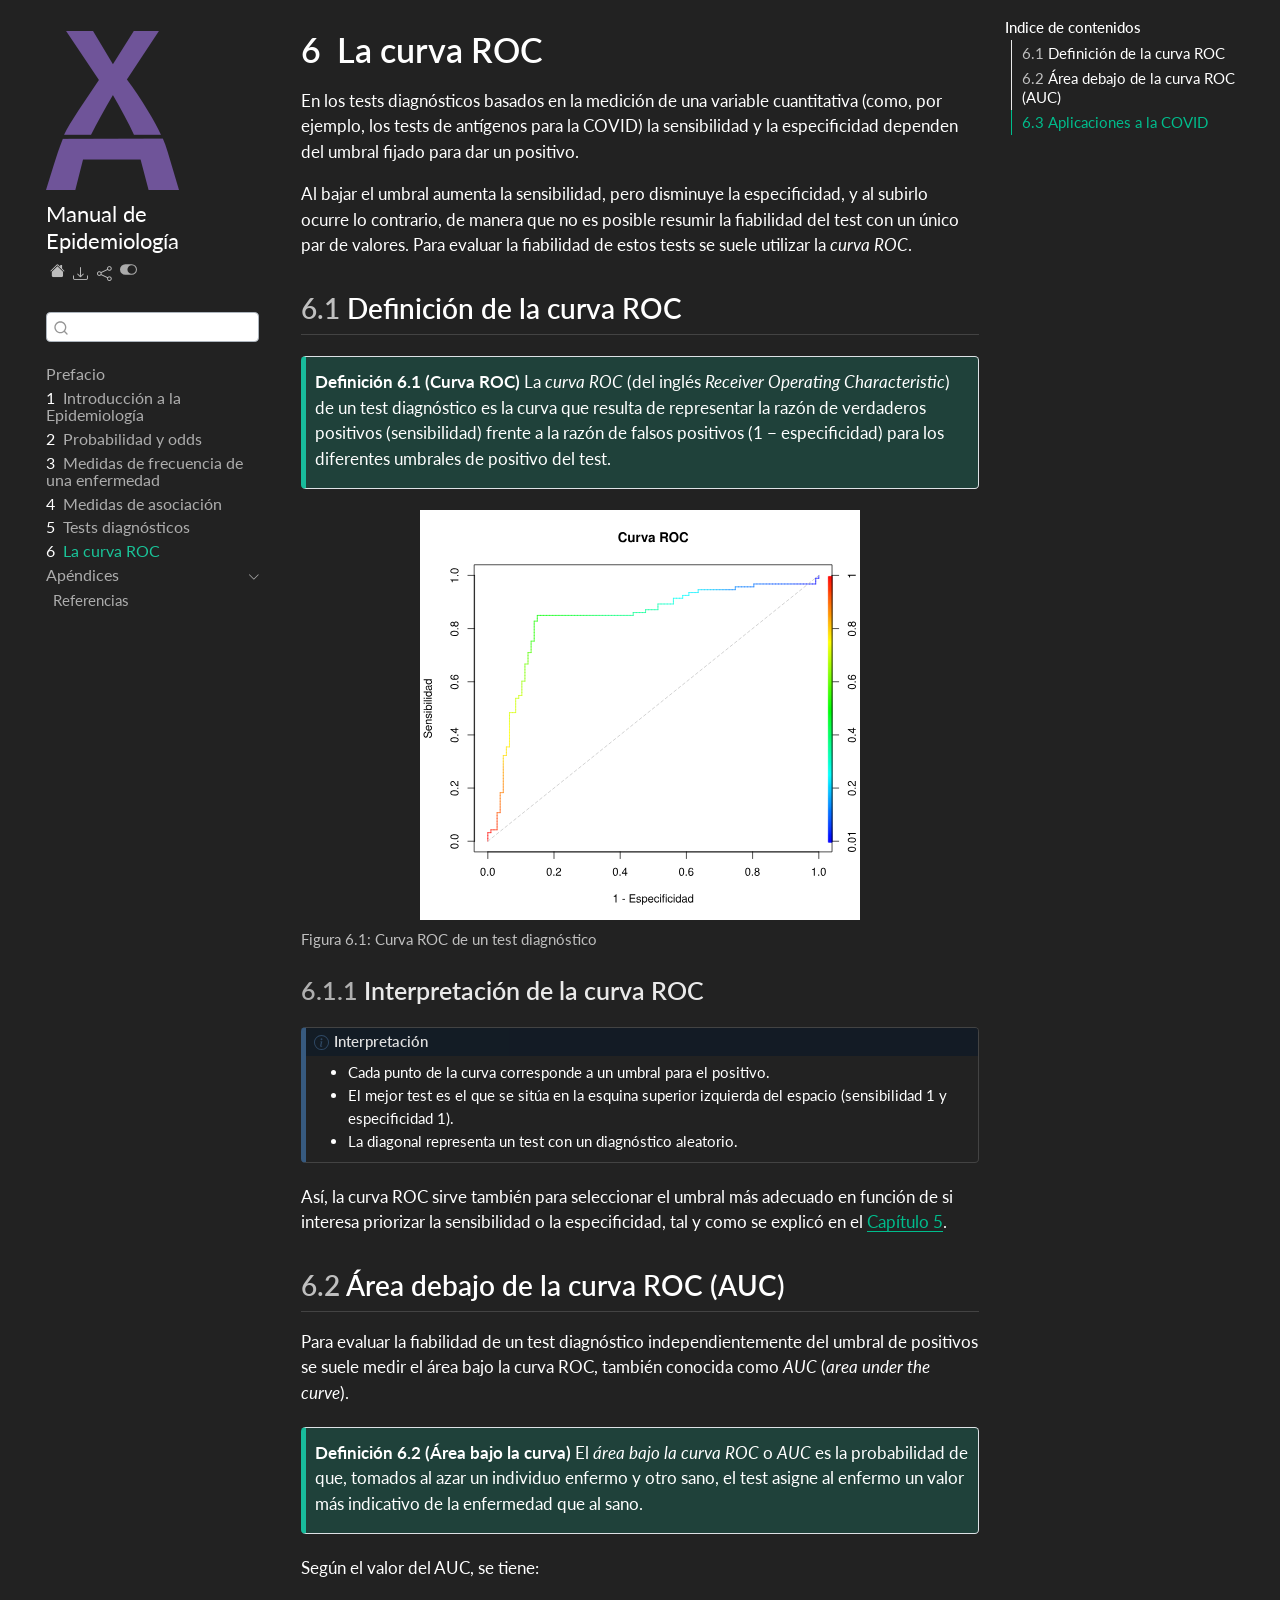
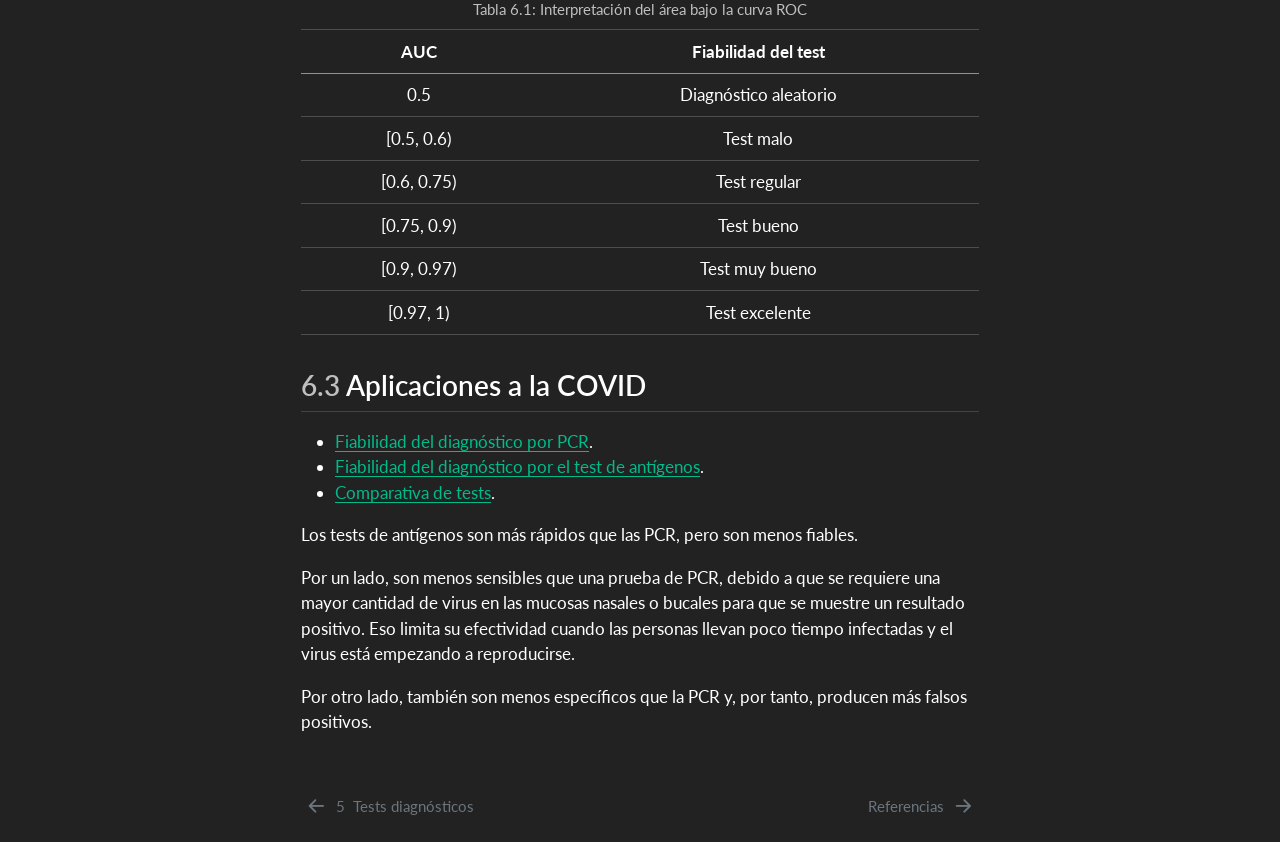
<file: docs/06-curva-roc.html>
<!DOCTYPE html>
<html xmlns="http://www.w3.org/1999/xhtml" lang="es" xml:lang="es"><head>

<meta charset="utf-8">
<meta name="generator" content="quarto-1.9.38">

<meta name="viewport" content="width=device-width, initial-scale=1.0, user-scalable=yes">


<title>6&nbsp; La curva ROC – Manual de Epidemiología</title>
<style>
/* Default styles provided by pandoc.
** See https://pandoc.org/MANUAL.html#variables-for-html for config info.
*/
code{white-space: pre-wrap;}
span.smallcaps{font-variant: small-caps;}
div.columns{display: flex; gap: min(4vw, 1.5em);}
div.column{flex: auto; overflow-x: auto;}
div.hanging-indent{margin-left: 1.5em; text-indent: -1.5em;}
ul.task-list{list-style: none;}
ul.task-list li input[type="checkbox"] {
  width: 0.8em;
  margin: 0 0.8em 0.2em -1em; /* quarto-specific, see https://github.com/quarto-dev/quarto-cli/issues/4556 */ 
  vertical-align: middle;
}
</style>


<script src="site_libs/quarto-nav/quarto-nav.js"></script>
<script src="site_libs/quarto-nav/headroom.min.js"></script>
<script src="site_libs/clipboard/clipboard.min.js"></script>
<script src="site_libs/quarto-search/autocomplete.umd.js"></script>
<script src="site_libs/quarto-search/fuse.min.js"></script>
<script src="site_libs/quarto-search/quarto-search.js"></script>
<meta name="quarto:offset" content="./">
<link href="./referencias.html" rel="next">
<link href="./05-tests-diagnosticos.html" rel="prev">
<link href="./img/logos/favicon.ico" rel="icon">
<script src="site_libs/quarto-html/quarto.js" type="module"></script>
<script src="site_libs/quarto-html/tabsets/tabsets.js" type="module"></script>
<script src="site_libs/quarto-html/popper.min.js"></script>
<script src="site_libs/quarto-html/tippy.umd.min.js"></script>
<script src="site_libs/quarto-html/anchor.min.js"></script>
<link href="site_libs/quarto-html/tippy.css" rel="stylesheet">
<link href="site_libs/quarto-html/quarto-syntax-highlighting-33269adcf1721b81efc5ea7fcfe7f0ee.css" rel="stylesheet" class="quarto-color-scheme" id="quarto-text-highlighting-styles">
<link href="site_libs/quarto-html/quarto-syntax-highlighting-dark-5a2acb6f4ed5aeb23a104ba421924b87.css" rel="stylesheet" class="quarto-color-scheme quarto-color-alternate" id="quarto-text-highlighting-styles">
<script src="site_libs/bootstrap/bootstrap.min.js"></script>
<link href="site_libs/bootstrap/bootstrap-icons.css" rel="stylesheet">
<link href="site_libs/bootstrap/bootstrap-b050db56f2b97c639b7ebc2cf71c06d7.min.css" rel="stylesheet" append-hash="true" class="quarto-color-scheme" id="quarto-bootstrap" data-mode="light">
<link href="site_libs/bootstrap/bootstrap-dark-5e50218c20039713403b52e69b91eb5d.min.css" rel="stylesheet" append-hash="true" class="quarto-color-scheme quarto-color-alternate" id="quarto-bootstrap" data-mode="dark">
<script id="quarto-search-options" type="application/json">{
  "location": "sidebar",
  "copy-button": false,
  "collapse-after": 3,
  "panel-placement": "start",
  "type": "textbox",
  "limit": 50,
  "keyboard-shortcut": [
    "f",
    "/",
    "s"
  ],
  "show-item-context": false,
  "language": {
    "search-no-results-text": "Sin resultados",
    "search-matching-documents-text": "documentos encontrados",
    "search-copy-link-title": "Copiar el enlace en la busqueda",
    "search-hide-matches-text": "Esconder resultados adicionales",
    "search-more-match-text": "hay más resultados en este documento",
    "search-more-matches-text": "más resultados en este documento",
    "search-clear-button-title": "Borrar",
    "search-text-placeholder": "",
    "search-detached-cancel-button-title": "Cancelar",
    "search-submit-button-title": "Enviar",
    "search-label": "Buscar"
  }
}</script>


<meta property="og:title" content="6&nbsp; La curva ROC – Manual de Epidemiología">
<meta property="og:description" content="">
<meta property="og:image" content="img/tests/curva-roc.svg">
<meta property="og:site_name" content="Manual de Epidemiología">
<meta name="twitter:title" content="6&nbsp; La curva ROC – Manual de Epidemiología">
<meta name="twitter:description" content="">
<meta name="twitter:image" content="img/tests/curva-roc.svg">
<meta name="twitter:site" content="@aprendeconalf">
<meta name="twitter:card" content="summary_large_image">
</head>

<body class="nav-sidebar floating quarto-dark"><script id="quarto-html-before-body" type="application/javascript">
    const toggleBodyColorMode = (bsSheetEl) => {
      const mode = bsSheetEl.getAttribute("data-mode");
      const bodyEl = window.document.querySelector("body");
      if (mode === "dark") {
        bodyEl.classList.add("quarto-dark");
        bodyEl.classList.remove("quarto-light");
      } else {
        bodyEl.classList.add("quarto-light");
        bodyEl.classList.remove("quarto-dark");
      }
    }
    const toggleBodyColorPrimary = () => {
      const bsSheetEl = window.document.querySelector("link#quarto-bootstrap:not([rel=disabled-stylesheet])");
      if (bsSheetEl) {
        toggleBodyColorMode(bsSheetEl);
      }
    }
    const setColorSchemeToggle = (alternate) => {
      const toggles = window.document.querySelectorAll('.quarto-color-scheme-toggle');
      for (let i=0; i < toggles.length; i++) {
        const toggle = toggles[i];
        if (toggle) {
          if (alternate) {
            toggle.classList.add("alternate");
          } else {
            toggle.classList.remove("alternate");
          }
        }
      }
    };
    const toggleColorMode = (alternate) => {
      // Switch the stylesheets
      const primaryStylesheets = window.document.querySelectorAll('link.quarto-color-scheme:not(.quarto-color-alternate)');
      const alternateStylesheets = window.document.querySelectorAll('link.quarto-color-scheme.quarto-color-alternate');
      manageTransitions('#quarto-margin-sidebar .nav-link', false);
      if (alternate) {
        // note: dark is layered on light, we don't disable primary!
        enableStylesheet(alternateStylesheets);
        for (const sheetNode of alternateStylesheets) {
          if (sheetNode.id === "quarto-bootstrap") {
            toggleBodyColorMode(sheetNode);
          }
        }
      } else {
        disableStylesheet(alternateStylesheets);
        enableStylesheet(primaryStylesheets)
        toggleBodyColorPrimary();
      }
      manageTransitions('#quarto-margin-sidebar .nav-link', true);
      // Switch the toggles
      setColorSchemeToggle(alternate)
      // Hack to workaround the fact that safari doesn't
      // properly recolor the scrollbar when toggling (#1455)
      if (navigator.userAgent.indexOf('Safari') > 0 && navigator.userAgent.indexOf('Chrome') == -1) {
        manageTransitions("body", false);
        window.scrollTo(0, 1);
        setTimeout(() => {
          window.scrollTo(0, 0);
          manageTransitions("body", true);
        }, 40);
      }
    }
    const disableStylesheet = (stylesheets) => {
      for (let i=0; i < stylesheets.length; i++) {
        const stylesheet = stylesheets[i];
        stylesheet.rel = 'disabled-stylesheet';
      }
    }
    const enableStylesheet = (stylesheets) => {
      for (let i=0; i < stylesheets.length; i++) {
        const stylesheet = stylesheets[i];
        if(stylesheet.rel !== 'stylesheet') { // for Chrome, which will still FOUC without this check
          stylesheet.rel = 'stylesheet';
        }
      }
    }
    const manageTransitions = (selector, allowTransitions) => {
      const els = window.document.querySelectorAll(selector);
      for (let i=0; i < els.length; i++) {
        const el = els[i];
        if (allowTransitions) {
          el.classList.remove('notransition');
        } else {
          el.classList.add('notransition');
        }
      }
    }
    const isFileUrl = () => {
      return window.location.protocol === 'file:';
    }
    const hasAlternateSentinel = () => {
      let styleSentinel = getColorSchemeSentinel();
      if (styleSentinel !== null) {
        return styleSentinel === "alternate";
      } else {
        return false;
      }
    }
    const setStyleSentinel = (alternate) => {
      const value = alternate ? "alternate" : "default";
      if (!isFileUrl()) {
        window.localStorage.setItem("quarto-color-scheme", value);
      } else {
        localAlternateSentinel = value;
      }
    }
    const getColorSchemeSentinel = () => {
      if (!isFileUrl()) {
        const storageValue = window.localStorage.getItem("quarto-color-scheme");
        return storageValue != null ? storageValue : localAlternateSentinel;
      } else {
        return localAlternateSentinel;
      }
    }
    const toggleGiscusIfUsed = (isAlternate, darkModeDefault) => {
      const baseTheme = document.querySelector('#giscus-base-theme')?.value ?? 'light';
      const alternateTheme = document.querySelector('#giscus-alt-theme')?.value ?? 'dark';
      let newTheme = '';
      if(authorPrefersDark) {
        newTheme = isAlternate ? baseTheme : alternateTheme;
      } else {
        newTheme = isAlternate ? alternateTheme : baseTheme;
      }
      const changeGiscusTheme = () => {
        // From: https://github.com/giscus/giscus/issues/336
        const sendMessage = (message) => {
          const iframe = document.querySelector('iframe.giscus-frame');
          if (!iframe) return;
          iframe.contentWindow.postMessage({ giscus: message }, 'https://giscus.app');
        }
        sendMessage({
          setConfig: {
            theme: newTheme
          }
        });
      }
      const isGiscussLoaded = window.document.querySelector('iframe.giscus-frame') !== null;
      if (isGiscussLoaded) {
        changeGiscusTheme();
      }
    };
    const authorPrefersDark = true;
    const darkModeDefault = authorPrefersDark;
    let localAlternateSentinel = darkModeDefault ? 'alternate' : 'default';
    // Dark / light mode switch
    window.quartoToggleColorScheme = () => {
      // Read the current dark / light value
      let toAlternate = !hasAlternateSentinel();
      toggleColorMode(toAlternate);
      setStyleSentinel(toAlternate);
      toggleGiscusIfUsed(toAlternate, darkModeDefault);
      window.dispatchEvent(new Event('resize'));
    };
    // Switch to dark mode if need be
    if (hasAlternateSentinel()) {
      toggleColorMode(true);
    } else {
      toggleColorMode(false);
    }
  </script>

<div id="quarto-search-results"></div>
  <header id="quarto-header" class="headroom fixed-top">
  <nav class="quarto-secondary-nav">
    <div class="container-fluid d-flex">
      <button type="button" class="quarto-btn-toggle btn" data-bs-toggle="collapse" role="button" data-bs-target=".quarto-sidebar-collapse-item" aria-controls="quarto-sidebar" aria-expanded="false" aria-label="Alternar barra lateral" onclick="if (window.quartoToggleHeadroom) { window.quartoToggleHeadroom(); }">
        <i class="bi bi-layout-text-sidebar-reverse"></i>
      </button>
        <nav class="quarto-page-breadcrumbs" aria-label="breadcrumb"><ol class="breadcrumb"><li class="breadcrumb-item"><a href="./06-curva-roc.html"><span class="chapter-number">6</span>&nbsp; <span class="chapter-title">La curva ROC</span></a></li></ol></nav>
        <a class="flex-grow-1" role="navigation" data-bs-toggle="collapse" data-bs-target=".quarto-sidebar-collapse-item" aria-controls="quarto-sidebar" aria-expanded="false" aria-label="Alternar barra lateral" onclick="if (window.quartoToggleHeadroom) { window.quartoToggleHeadroom(); }">      
        </a>
      <button type="button" class="btn quarto-search-button" aria-label="Buscar" onclick="window.quartoOpenSearch();">
        <i class="bi bi-search"></i>
      </button>
    </div>
  </nav>
</header>
<!-- content -->
<div id="quarto-content" class="quarto-container page-columns page-rows-contents page-layout-article">
<!-- sidebar -->
  <nav id="quarto-sidebar" class="sidebar collapse collapse-horizontal quarto-sidebar-collapse-item sidebar-navigation floating overflow-auto">
    <div class="pt-lg-2 mt-2 text-left sidebar-header sidebar-header-stacked">
      <a href="./index.html" class="sidebar-logo-link">
      <img src="./img/logos/aprendeconalf.png" alt="" class="sidebar-logo light-content py-0 d-lg-inline d-none">
      <img src="./img/logos/aprendeconalf.png" alt="" class="sidebar-logo dark-content py-0 d-lg-inline d-none">
      </a>
    <div class="sidebar-title mb-0 py-0">
      <a href="./">Manual de Epidemiología</a> 
        <div class="sidebar-tools-main tools-wide">
    <a href="https://aprendeconalf.es" title="" class="quarto-navigation-tool px-1" aria-label=""><i class="bi bi-house-fill"></i></a>
    <div class="dropdown">
      <a href="" title="Download" id="quarto-navigation-tool-dropdown-0" class="quarto-navigation-tool dropdown-toggle px-1" data-bs-toggle="dropdown" aria-expanded="false" role="link" aria-label="Download"><i class="bi bi-download"></i></a>
      <ul class="dropdown-menu" aria-labelledby="quarto-navigation-tool-dropdown-0">
          <li>
            <a class="dropdown-item sidebar-tools-main-item" href="./manual-epidemiologia.pdf">
              <i class="bi bi-file-pdf pe-1"></i>
            Download PDF
            </a>
          </li>
          <li>
            <a class="dropdown-item sidebar-tools-main-item" href="./manual-epidemiologia.epub">
              <i class="bi bi-journal pe-1"></i>
            Download ePub
            </a>
          </li>
      </ul>
    </div>
    <div class="dropdown">
      <a href="" title="Share" id="quarto-navigation-tool-dropdown-1" class="quarto-navigation-tool dropdown-toggle px-1" data-bs-toggle="dropdown" aria-expanded="false" role="link" aria-label="Share"><i class="bi bi-share"></i></a>
      <ul class="dropdown-menu" aria-labelledby="quarto-navigation-tool-dropdown-1">
          <li>
            <a class="dropdown-item sidebar-tools-main-item" href="https://twitter.com/intent/tweet?url=|url|">
              <i class="bi bi-twitter pe-1"></i>
            Twitter
            </a>
          </li>
          <li>
            <a class="dropdown-item sidebar-tools-main-item" href="https://www.linkedin.com/sharing/share-offsite/?url=|url|">
              <i class="bi bi-linkedin pe-1"></i>
            LinkedIn
            </a>
          </li>
      </ul>
    </div>
  <a href="" class="quarto-color-scheme-toggle quarto-navigation-tool  px-1" onclick="window.quartoToggleColorScheme(); return false;" title="Alternar modo oscuro"><i class="bi"></i></a>
</div>
    </div>
      </div>
        <div class="mt-2 flex-shrink-0 align-items-center">
        <div class="sidebar-search">
        <div id="quarto-search" class="" title="Buscar"></div>
        </div>
        </div>
    <div class="sidebar-menu-container"> 
    <ul class="list-unstyled mt-1">
        <li class="sidebar-item">
  <div class="sidebar-item-container"> 
  <a href="./index.html" class="sidebar-item-text sidebar-link">
 <span class="menu-text">Prefacio</span></a>
  </div>
</li>
        <li class="sidebar-item">
  <div class="sidebar-item-container"> 
  <a href="./01-introduccion.html" class="sidebar-item-text sidebar-link">
 <span class="menu-text"><span class="chapter-number">1</span>&nbsp; <span class="chapter-title">Introducción a la Epidemiología</span></span></a>
  </div>
</li>
        <li class="sidebar-item">
  <div class="sidebar-item-container"> 
  <a href="./02-probabilidad.html" class="sidebar-item-text sidebar-link">
 <span class="menu-text"><span class="chapter-number">2</span>&nbsp; <span class="chapter-title">Probabilidad y odds</span></span></a>
  </div>
</li>
        <li class="sidebar-item">
  <div class="sidebar-item-container"> 
  <a href="./03-medidas-frecuencia.html" class="sidebar-item-text sidebar-link">
 <span class="menu-text"><span class="chapter-number">3</span>&nbsp; <span class="chapter-title">Medidas de frecuencia de una enfermedad</span></span></a>
  </div>
</li>
        <li class="sidebar-item">
  <div class="sidebar-item-container"> 
  <a href="./04-medidas-asociacion.html" class="sidebar-item-text sidebar-link">
 <span class="menu-text"><span class="chapter-number">4</span>&nbsp; <span class="chapter-title">Medidas de asociación</span></span></a>
  </div>
</li>
        <li class="sidebar-item">
  <div class="sidebar-item-container"> 
  <a href="./05-tests-diagnosticos.html" class="sidebar-item-text sidebar-link">
 <span class="menu-text"><span class="chapter-number">5</span>&nbsp; <span class="chapter-title">Tests diagnósticos</span></span></a>
  </div>
</li>
        <li class="sidebar-item">
  <div class="sidebar-item-container"> 
  <a href="./06-curva-roc.html" class="sidebar-item-text sidebar-link active">
 <span class="menu-text"><span class="chapter-number">6</span>&nbsp; <span class="chapter-title">La curva ROC</span></span></a>
  </div>
</li>
        <li class="sidebar-item sidebar-item-section">
      <div class="sidebar-item-container"> 
            <a class="sidebar-item-text sidebar-link text-start" data-bs-toggle="collapse" data-bs-target="#quarto-sidebar-section-1" role="navigation" aria-expanded="true">
 <span class="menu-text">Apéndices</span></a>
          <a class="sidebar-item-toggle text-start" data-bs-toggle="collapse" data-bs-target="#quarto-sidebar-section-1" role="navigation" aria-expanded="true" aria-label="Alternar sección">
            <i class="bi bi-chevron-right ms-2"></i>
          </a> 
      </div>
      <ul id="quarto-sidebar-section-1" class="collapse list-unstyled sidebar-section depth1 show">  
          <li class="sidebar-item">
  <div class="sidebar-item-container"> 
  <a href="./referencias.html" class="sidebar-item-text sidebar-link">
 <span class="menu-text">Referencias</span></a>
  </div>
</li>
      </ul>
  </li>
    </ul>
    </div>
</nav>
<div id="quarto-sidebar-glass" class="quarto-sidebar-collapse-item" data-bs-toggle="collapse" data-bs-target=".quarto-sidebar-collapse-item"></div>
<!-- margin-sidebar -->
    <div id="quarto-margin-sidebar" class="sidebar margin-sidebar">
        <nav id="TOC" role="doc-toc" class="toc-active">
    <h2 id="toc-title">Indice de contenidos</h2>
   
  <ul>
  <li><a href="#definición-de-la-curva-roc" id="toc-definición-de-la-curva-roc" class="nav-link active" data-scroll-target="#definición-de-la-curva-roc"><span class="header-section-number">6.1</span> Definición de la curva ROC</a>
  <ul class="collapse">
  <li><a href="#interpretación-de-la-curva-roc" id="toc-interpretación-de-la-curva-roc" class="nav-link" data-scroll-target="#interpretación-de-la-curva-roc"><span class="header-section-number">6.1.1</span> Interpretación de la curva ROC</a></li>
  </ul></li>
  <li><a href="#área-debajo-de-la-curva-roc-auc" id="toc-área-debajo-de-la-curva-roc-auc" class="nav-link" data-scroll-target="#área-debajo-de-la-curva-roc-auc"><span class="header-section-number">6.2</span> Área debajo de la curva ROC (AUC)</a></li>
  <li><a href="#aplicaciones-a-la-covid" id="toc-aplicaciones-a-la-covid" class="nav-link" data-scroll-target="#aplicaciones-a-la-covid"><span class="header-section-number">6.3</span> Aplicaciones a la COVID</a></li>
  </ul>
</nav>
    </div>
<!-- main -->
<main class="content" id="quarto-document-content">


<header id="title-block-header" class="quarto-title-block default">
<div class="quarto-title">
<h1 class="title"><span id="sec-curva-roc" class="quarto-section-identifier"><span class="chapter-number">6</span>&nbsp; <span class="chapter-title">La curva ROC</span></span></h1>
</div>



<div class="quarto-title-meta">

    
  
    
  </div>
  


</header>


<p>En los tests diagnósticos basados en la medición de una variable cuantitativa (como, por ejemplo, los tests de antígenos para la COVID) la sensibilidad y la especificidad dependen del umbral fijado para dar un positivo.</p>
<p>Al bajar el umbral aumenta la sensibilidad, pero disminuye la especificidad, y al subirlo ocurre lo contrario, de manera que no es posible resumir la fiabilidad del test con un único par de valores. Para evaluar la fiabilidad de estos tests se suele utilizar la <em>curva ROC</em>.</p>
<section id="definición-de-la-curva-roc" class="level2" data-number="6.1">
<h2 data-number="6.1" class="anchored" data-anchor-id="definición-de-la-curva-roc"><span class="header-section-number">6.1</span> Definición de la curva ROC</h2>
<div id="def-curva-roc" class="theorem definition">
<p><span class="theorem-title"><strong>Definición 6.1 (Curva ROC)</strong></span> La <em>curva ROC</em> (del inglés <em>Receiver Operating Characteristic</em>) de un test diagnóstico es la curva que resulta de representar la razón de verdaderos positivos (sensibilidad) frente a la razón de falsos positivos (1 − especificidad) para los diferentes umbrales de positivo del test.</p>
</div>
<div id="fig-curva-roc" class="quarto-float quarto-figure quarto-figure-center anchored">
<figure class="quarto-float quarto-float-fig figure">
<div aria-describedby="fig-curva-roc-caption-0ceaefa1-69ba-4598-a22c-09a6ac19f8ca">
<img src="img/tests/curva-roc.svg" class="img-fluid figure-img" style="width:65.0%">
</div>
<figcaption class="quarto-float-caption-bottom quarto-float-caption quarto-float-fig" id="fig-curva-roc-caption-0ceaefa1-69ba-4598-a22c-09a6ac19f8ca">
Figura&nbsp;6.1: Curva ROC de un test diagnóstico
</figcaption>
</figure>
</div>
<section id="interpretación-de-la-curva-roc" class="level3" data-number="6.1.1">
<h3 data-number="6.1.1" class="anchored" data-anchor-id="interpretación-de-la-curva-roc"><span class="header-section-number">6.1.1</span> Interpretación de la curva ROC</h3>
<div class="callout callout-style-default callout-note callout-titled" title="Interpretación">
<div class="callout-header d-flex align-content-center">
<div class="callout-icon-container">
<i class="callout-icon"></i>
</div>
<div class="callout-title-container flex-fill">
<span class="screen-reader-only">Nota</span>Interpretación
</div>
</div>
<div class="callout-body-container callout-body">
<ul>
<li>Cada punto de la curva corresponde a un umbral para el positivo.</li>
<li>El mejor test es el que se sitúa en la esquina superior izquierda del espacio (sensibilidad 1 y especificidad 1).</li>
<li>La diagonal representa un test con un diagnóstico aleatorio.</li>
</ul>
</div>
</div>
<p>Así, la curva ROC sirve también para seleccionar el umbral más adecuado en función de si interesa priorizar la sensibilidad o la especificidad, tal y como se explicó en el <a href="05-tests-diagnosticos.html" class="quarto-xref"><span>Capítulo 5</span></a>.</p>
</section>
</section>
<section id="área-debajo-de-la-curva-roc-auc" class="level2" data-number="6.2">
<h2 data-number="6.2" class="anchored" data-anchor-id="área-debajo-de-la-curva-roc-auc"><span class="header-section-number">6.2</span> Área debajo de la curva ROC (AUC)</h2>
<p>Para evaluar la fiabilidad de un test diagnóstico independientemente del umbral de positivos se suele medir el área bajo la curva ROC, también conocida como <em>AUC</em> (<em>area under the curve</em>).</p>
<div id="def-auc" class="theorem definition">
<p><span class="theorem-title"><strong>Definición 6.2 (Área bajo la curva)</strong></span> El <em>área bajo la curva ROC</em> o <em>AUC</em> es la probabilidad de que, tomados al azar un individuo enfermo y otro sano, el test asigne al enfermo un valor más indicativo de la enfermedad que al sano.</p>
</div>
<p>Según el valor del AUC, se tiene:</p>
<div id="tbl-auc" class="quarto-float quarto-figure quarto-figure-center anchored">
<figure class="quarto-float quarto-float-tbl figure">
<figcaption class="quarto-float-caption-top quarto-float-caption quarto-float-tbl" id="tbl-auc-caption-0ceaefa1-69ba-4598-a22c-09a6ac19f8ca">
Tabla&nbsp;6.1: Interpretación del área bajo la curva ROC
</figcaption>
<div aria-describedby="tbl-auc-caption-0ceaefa1-69ba-4598-a22c-09a6ac19f8ca">
<table class="caption-top table">
<thead>
<tr class="header">
<th style="text-align: center;">AUC</th>
<th>Fiabilidad del test</th>
</tr>
</thead>
<tbody>
<tr class="odd">
<td style="text-align: center;">0.5</td>
<td>Diagnóstico aleatorio</td>
</tr>
<tr class="even">
<td style="text-align: center;">[0.5, 0.6)</td>
<td>Test malo</td>
</tr>
<tr class="odd">
<td style="text-align: center;">[0.6, 0.75)</td>
<td>Test regular</td>
</tr>
<tr class="even">
<td style="text-align: center;">[0.75, 0.9)</td>
<td>Test bueno</td>
</tr>
<tr class="odd">
<td style="text-align: center;">[0.9, 0.97)</td>
<td>Test muy bueno</td>
</tr>
<tr class="even">
<td style="text-align: center;">[0.97, 1)</td>
<td>Test excelente</td>
</tr>
</tbody>
</table>
</div>
</figure>
</div>
</section>
<section id="aplicaciones-a-la-covid" class="level2" data-number="6.3">
<h2 data-number="6.3" class="anchored" data-anchor-id="aplicaciones-a-la-covid"><span class="header-section-number">6.3</span> Aplicaciones a la COVID</h2>
<ul>
<li><a href="https://www.rcpjournals.org/content/clinmedicine/20/6/e209">Fiabilidad del diagnóstico por PCR</a>.</li>
<li><a href="https://www.cdc.gov/mmwr/volumes/69/wr/mm695152a3.htm">Fiabilidad del diagnóstico por el test de antígenos</a>.</li>
<li><a href="https://academic.oup.com/ajcp/article/154/5/575/5898531">Comparativa de tests</a>.</li>
</ul>
<p>Los tests de antígenos son más rápidos que las PCR, pero son menos fiables.</p>
<p>Por un lado, son menos sensibles que una prueba de PCR, debido a que se requiere una mayor cantidad de virus en las mucosas nasales o bucales para que se muestre un resultado positivo. Eso limita su efectividad cuando las personas llevan poco tiempo infectadas y el virus está empezando a reproducirse.</p>
<p>Por otro lado, también son menos específicos que la PCR y, por tanto, producen más falsos positivos.</p>


</section>

</main> <!-- /main -->
<script id="quarto-html-after-body" type="application/javascript">
  window.document.addEventListener("DOMContentLoaded", function (event) {
    // Ensure there is a toggle, if there isn't float one in the top right
    if (window.document.querySelector('.quarto-color-scheme-toggle') === null) {
      const a = window.document.createElement('a');
      a.classList.add('top-right');
      a.classList.add('quarto-color-scheme-toggle');
      a.href = "";
      a.onclick = function() { try { window.quartoToggleColorScheme(); } catch {} return false; };
      const i = window.document.createElement("i");
      i.classList.add('bi');
      a.appendChild(i);
      window.document.body.appendChild(a);
    }
    setColorSchemeToggle(hasAlternateSentinel())
    const icon = "";
    const anchorJS = new window.AnchorJS();
    anchorJS.options = {
      placement: 'right',
      icon: icon
    };
    anchorJS.add('.anchored');
    const isCodeAnnotation = (el) => {
      for (const clz of el.classList) {
        if (clz.startsWith('code-annotation-')) {                     
          return true;
        }
      }
      return false;
    }
    const onCopySuccess = function(e) {
      // button target
      const button = e.trigger;
      // don't keep focus
      button.blur();
      // flash "checked"
      button.classList.add('code-copy-button-checked');
      var currentTitle = button.getAttribute("title");
      button.setAttribute("title", "Copiada");
      let tooltip;
      if (window.bootstrap) {
        button.setAttribute("data-bs-toggle", "tooltip");
        button.setAttribute("data-bs-placement", "left");
        button.setAttribute("data-bs-title", "Copiada");
        tooltip = new bootstrap.Tooltip(button, 
          { trigger: "manual", 
            customClass: "code-copy-button-tooltip",
            offset: [0, -8]});
        tooltip.show();    
      }
      setTimeout(function() {
        if (tooltip) {
          tooltip.hide();
          button.removeAttribute("data-bs-title");
          button.removeAttribute("data-bs-toggle");
          button.removeAttribute("data-bs-placement");
        }
        button.setAttribute("title", currentTitle);
        button.classList.remove('code-copy-button-checked');
      }, 1000);
      // clear code selection
      e.clearSelection();
    }
    const getTextToCopy = function(trigger) {
      const outerScaffold = trigger.parentElement.cloneNode(true);
      const codeEl = outerScaffold.querySelector('code');
      for (const childEl of codeEl.children) {
        if (isCodeAnnotation(childEl)) {
          childEl.remove();
        }
      }
      return codeEl.innerText;
    }
    const clipboard = new window.ClipboardJS('.code-copy-button:not([data-in-quarto-modal])', {
      text: getTextToCopy
    });
    clipboard.on('success', onCopySuccess);
    if (window.document.getElementById('quarto-embedded-source-code-modal')) {
      const clipboardModal = new window.ClipboardJS('.code-copy-button[data-in-quarto-modal]', {
        text: getTextToCopy,
        container: window.document.getElementById('quarto-embedded-source-code-modal')
      });
      clipboardModal.on('success', onCopySuccess);
    }
      var localhostRegex = new RegExp(/^(?:http|https):\/\/localhost\:?[0-9]*\//);
      var mailtoRegex = new RegExp(/^mailto:/);
        var filterRegex = new RegExp('/' + window.location.host + '/');
      var isInternal = (href) => {
          return filterRegex.test(href) || localhostRegex.test(href) || mailtoRegex.test(href);
      }
      // Inspect non-navigation links and adorn them if external
     var links = window.document.querySelectorAll('a[href]:not(.nav-link):not(.navbar-brand):not(.toc-action):not(.sidebar-link):not(.sidebar-item-toggle):not(.pagination-link):not(.no-external):not([aria-hidden]):not(.dropdown-item):not(.quarto-navigation-tool):not(.about-link)');
      for (var i=0; i<links.length; i++) {
        const link = links[i];
        if (!isInternal(link.href)) {
          // undo the damage that might have been done by quarto-nav.js in the case of
          // links that we want to consider external
          if (link.dataset.originalHref !== undefined) {
            link.href = link.dataset.originalHref;
          }
        }
      }
    function tippyHover(el, contentFn, onTriggerFn, onUntriggerFn) {
      const config = {
        allowHTML: true,
        maxWidth: 500,
        delay: 100,
        arrow: false,
        appendTo: function(el) {
            return el.parentElement;
        },
        interactive: true,
        interactiveBorder: 10,
        theme: 'quarto',
        placement: 'bottom-start',
      };
      if (contentFn) {
        config.content = contentFn;
      }
      if (onTriggerFn) {
        config.onTrigger = onTriggerFn;
      }
      if (onUntriggerFn) {
        config.onUntrigger = onUntriggerFn;
      }
      window.tippy(el, config); 
    }
    const noterefs = window.document.querySelectorAll('a[role="doc-noteref"]');
    for (var i=0; i<noterefs.length; i++) {
      const ref = noterefs[i];
      tippyHover(ref, function() {
        // use id or data attribute instead here
        let href = ref.getAttribute('data-footnote-href') || ref.getAttribute('href');
        try { href = new URL(href).hash; } catch {}
        const id = href.replace(/^#\/?/, "");
        const note = window.document.getElementById(id);
        if (note) {
          return note.innerHTML;
        } else {
          return "";
        }
      });
    }
    const xrefs = window.document.querySelectorAll('a.quarto-xref');
    const processXRef = (id, note) => {
      // Strip column container classes
      const stripColumnClz = (el) => {
        el.classList.remove("page-full", "page-columns");
        if (el.children) {
          for (const child of el.children) {
            stripColumnClz(child);
          }
        }
      }
      stripColumnClz(note)
      if (id === null || id.startsWith('sec-')) {
        // Special case sections, only their first couple elements
        const container = document.createElement("div");
        if (note.children && note.children.length > 2) {
          container.appendChild(note.children[0].cloneNode(true));
          for (let i = 1; i < note.children.length; i++) {
            const child = note.children[i];
            if (child.tagName === "P" && child.innerText === "") {
              continue;
            } else {
              container.appendChild(child.cloneNode(true));
              break;
            }
          }
          if (window.Quarto?.typesetMath) {
            window.Quarto.typesetMath(container);
          }
          return container.innerHTML
        } else {
          if (window.Quarto?.typesetMath) {
            window.Quarto.typesetMath(note);
          }
          return note.innerHTML;
        }
      } else {
        // Remove any anchor links if they are present
        const anchorLink = note.querySelector('a.anchorjs-link');
        if (anchorLink) {
          anchorLink.remove();
        }
        if (window.Quarto?.typesetMath) {
          window.Quarto.typesetMath(note);
        }
        if (note.classList.contains("callout")) {
          return note.outerHTML;
        } else {
          return note.innerHTML;
        }
      }
    }
    for (var i=0; i<xrefs.length; i++) {
      const xref = xrefs[i];
      tippyHover(xref, undefined, function(instance) {
        instance.disable();
        let url = xref.getAttribute('href');
        let hash = undefined; 
        if (url.startsWith('#')) {
          hash = url;
        } else {
          try { hash = new URL(url).hash; } catch {}
        }
        if (hash) {
          const id = hash.replace(/^#\/?/, "");
          const note = window.document.getElementById(id);
          if (note !== null) {
            try {
              const html = processXRef(id, note.cloneNode(true));
              instance.setContent(html);
            } finally {
              instance.enable();
              instance.show();
            }
          } else {
            // See if we can fetch this
            fetch(url.split('#')[0])
            .then(res => res.text())
            .then(html => {
              const parser = new DOMParser();
              const htmlDoc = parser.parseFromString(html, "text/html");
              const note = htmlDoc.getElementById(id);
              if (note !== null) {
                const html = processXRef(id, note);
                instance.setContent(html);
              } 
            }).finally(() => {
              instance.enable();
              instance.show();
            });
          }
        } else {
          // See if we can fetch a full url (with no hash to target)
          // This is a special case and we should probably do some content thinning / targeting
          fetch(url)
          .then(res => res.text())
          .then(html => {
            const parser = new DOMParser();
            const htmlDoc = parser.parseFromString(html, "text/html");
            const note = htmlDoc.querySelector('main.content');
            if (note !== null) {
              // This should only happen for chapter cross references
              // (since there is no id in the URL)
              // remove the first header
              if (note.children.length > 0 && note.children[0].tagName === "HEADER") {
                note.children[0].remove();
              }
              const html = processXRef(null, note);
              instance.setContent(html);
            } 
          }).finally(() => {
            instance.enable();
            instance.show();
          });
        }
      }, function(instance) {
      });
    }
        let selectedAnnoteEl;
        const selectorForAnnotation = ( cell, annotation) => {
          let cellAttr = 'data-code-cell="' + cell + '"';
          let lineAttr = 'data-code-annotation="' +  annotation + '"';
          const selector = 'span[' + cellAttr + '][' + lineAttr + ']';
          return selector;
        }
        const selectCodeLines = (annoteEl) => {
          const doc = window.document;
          const targetCell = annoteEl.getAttribute("data-target-cell");
          const targetAnnotation = annoteEl.getAttribute("data-target-annotation");
          const annoteSpan = window.document.querySelector(selectorForAnnotation(targetCell, targetAnnotation));
          const lines = annoteSpan.getAttribute("data-code-lines").split(",");
          const lineIds = lines.map((line) => {
            return targetCell + "-" + line;
          })
          let top = null;
          let height = null;
          let parent = null;
          if (lineIds.length > 0) {
              //compute the position of the single el (top and bottom and make a div)
              const el = window.document.getElementById(lineIds[0]);
              top = el.offsetTop;
              height = el.offsetHeight;
              parent = el.parentElement.parentElement;
            if (lineIds.length > 1) {
              const lastEl = window.document.getElementById(lineIds[lineIds.length - 1]);
              const bottom = lastEl.offsetTop + lastEl.offsetHeight;
              height = bottom - top;
            }
            if (top !== null && height !== null && parent !== null) {
              // cook up a div (if necessary) and position it 
              let div = window.document.getElementById("code-annotation-line-highlight");
              if (div === null) {
                div = window.document.createElement("div");
                div.setAttribute("id", "code-annotation-line-highlight");
                div.style.position = 'absolute';
                parent.appendChild(div);
              }
              div.style.top = top - 2 + "px";
              div.style.height = height + 4 + "px";
              div.style.left = 0;
              let gutterDiv = window.document.getElementById("code-annotation-line-highlight-gutter");
              if (gutterDiv === null) {
                gutterDiv = window.document.createElement("div");
                gutterDiv.setAttribute("id", "code-annotation-line-highlight-gutter");
                gutterDiv.style.position = 'absolute';
                const codeCell = window.document.getElementById(targetCell);
                const gutter = codeCell.querySelector('.code-annotation-gutter');
                gutter.appendChild(gutterDiv);
              }
              gutterDiv.style.top = top - 2 + "px";
              gutterDiv.style.height = height + 4 + "px";
            }
            selectedAnnoteEl = annoteEl;
          }
        };
        const unselectCodeLines = () => {
          const elementsIds = ["code-annotation-line-highlight", "code-annotation-line-highlight-gutter"];
          elementsIds.forEach((elId) => {
            const div = window.document.getElementById(elId);
            if (div) {
              div.remove();
            }
          });
          selectedAnnoteEl = undefined;
        };
          // Handle positioning of the toggle
      window.addEventListener(
        "resize",
        throttle(() => {
          elRect = undefined;
          if (selectedAnnoteEl) {
            selectCodeLines(selectedAnnoteEl);
          }
        }, 10)
      );
      function throttle(fn, ms) {
      let throttle = false;
      let timer;
        return (...args) => {
          if(!throttle) { // first call gets through
              fn.apply(this, args);
              throttle = true;
          } else { // all the others get throttled
              if(timer) clearTimeout(timer); // cancel #2
              timer = setTimeout(() => {
                fn.apply(this, args);
                timer = throttle = false;
              }, ms);
          }
        };
      }
        // Attach click handler to the DT
        const annoteDls = window.document.querySelectorAll('dt[data-target-cell]');
        for (const annoteDlNode of annoteDls) {
          annoteDlNode.addEventListener('click', (event) => {
            const clickedEl = event.target;
            if (clickedEl !== selectedAnnoteEl) {
              unselectCodeLines();
              const activeEl = window.document.querySelector('dt[data-target-cell].code-annotation-active');
              if (activeEl) {
                activeEl.classList.remove('code-annotation-active');
              }
              selectCodeLines(clickedEl);
              clickedEl.classList.add('code-annotation-active');
            } else {
              // Unselect the line
              unselectCodeLines();
              clickedEl.classList.remove('code-annotation-active');
            }
          });
        }
    const findCites = (el) => {
      const parentEl = el.parentElement;
      if (parentEl) {
        const cites = parentEl.dataset.cites;
        if (cites) {
          return {
            el,
            cites: cites.split(' ')
          };
        } else {
          return findCites(el.parentElement)
        }
      } else {
        return undefined;
      }
    };
    var bibliorefs = window.document.querySelectorAll('a[role="doc-biblioref"]');
    for (var i=0; i<bibliorefs.length; i++) {
      const ref = bibliorefs[i];
      const citeInfo = findCites(ref);
      if (citeInfo) {
        tippyHover(citeInfo.el, function() {
          var popup = window.document.createElement('div');
          citeInfo.cites.forEach(function(cite) {
            var citeDiv = window.document.createElement('div');
            citeDiv.classList.add('hanging-indent');
            citeDiv.classList.add('csl-entry');
            var biblioDiv = window.document.getElementById('ref-' + cite);
            if (biblioDiv) {
              citeDiv.innerHTML = biblioDiv.innerHTML;
            }
            popup.appendChild(citeDiv);
          });
          return popup.innerHTML;
        });
      }
    }
  });
  </script>
<nav class="page-navigation">
  <div class="nav-page nav-page-previous">
      <a href="./05-tests-diagnosticos.html" class="pagination-link" aria-label="Tests diagnósticos">
        <i class="bi bi-arrow-left-short"></i> <span class="nav-page-text"><span class="chapter-number">5</span>&nbsp; <span class="chapter-title">Tests diagnósticos</span></span>
      </a>          
  </div>
  <div class="nav-page nav-page-next">
      <a href="./referencias.html" class="pagination-link" aria-label="Referencias">
        <span class="nav-page-text">Referencias</span> <i class="bi bi-arrow-right-short"></i>
      </a>
  </div>
</nav>
</div> <!-- /content -->




</body></html>
</file>
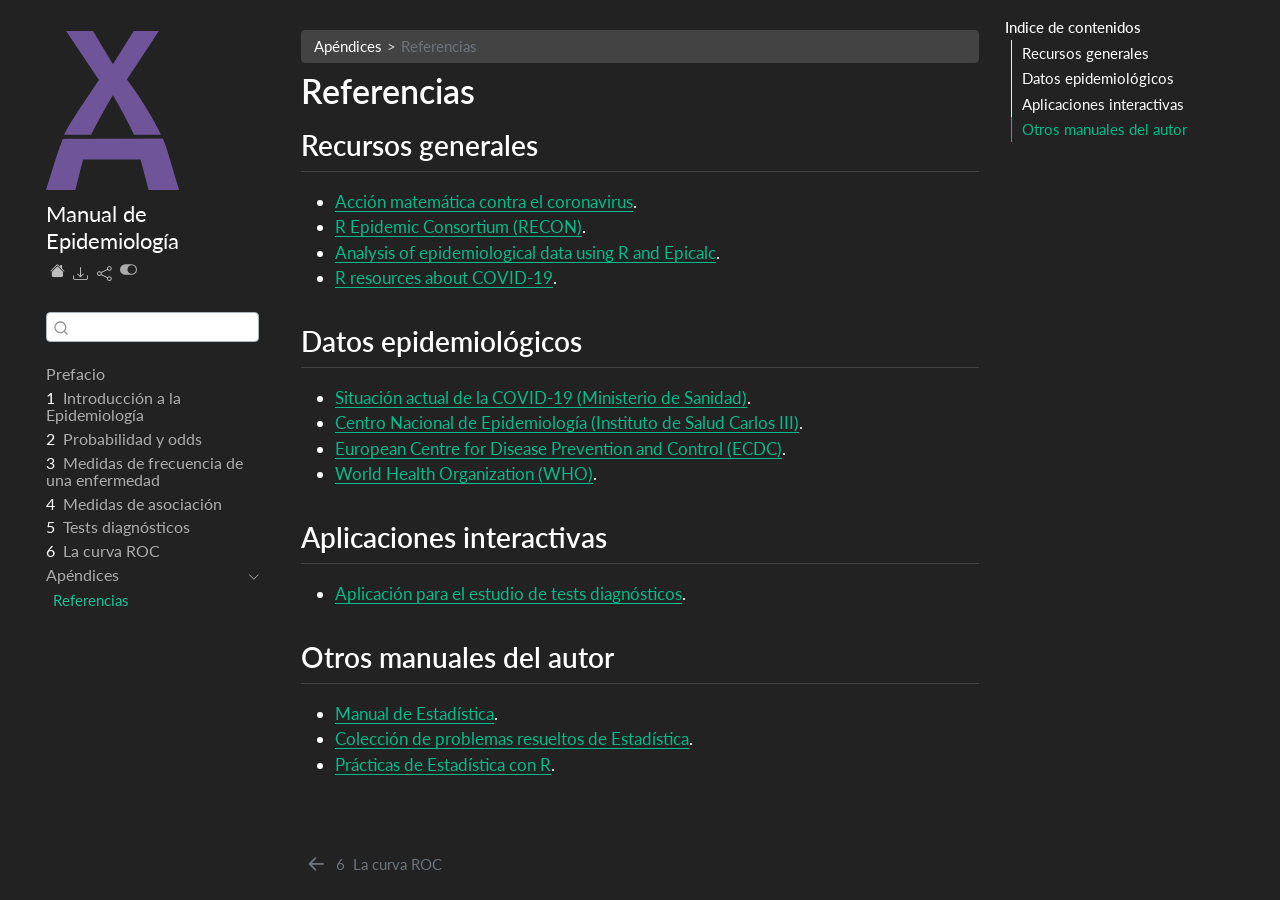
<file: docs/referencias.html>
<!DOCTYPE html>
<html xmlns="http://www.w3.org/1999/xhtml" lang="es" xml:lang="es"><head>

<meta charset="utf-8">
<meta name="generator" content="quarto-1.9.38">

<meta name="viewport" content="width=device-width, initial-scale=1.0, user-scalable=yes">


<title>Referencias – Manual de Epidemiología</title>
<style>
/* Default styles provided by pandoc.
** See https://pandoc.org/MANUAL.html#variables-for-html for config info.
*/
code{white-space: pre-wrap;}
span.smallcaps{font-variant: small-caps;}
div.columns{display: flex; gap: min(4vw, 1.5em);}
div.column{flex: auto; overflow-x: auto;}
div.hanging-indent{margin-left: 1.5em; text-indent: -1.5em;}
ul.task-list{list-style: none;}
ul.task-list li input[type="checkbox"] {
  width: 0.8em;
  margin: 0 0.8em 0.2em -1em; /* quarto-specific, see https://github.com/quarto-dev/quarto-cli/issues/4556 */ 
  vertical-align: middle;
}
</style>


<script src="site_libs/quarto-nav/quarto-nav.js"></script>
<script src="site_libs/quarto-nav/headroom.min.js"></script>
<script src="site_libs/clipboard/clipboard.min.js"></script>
<script src="site_libs/quarto-search/autocomplete.umd.js"></script>
<script src="site_libs/quarto-search/fuse.min.js"></script>
<script src="site_libs/quarto-search/quarto-search.js"></script>
<meta name="quarto:offset" content="./">
<link href="./06-curva-roc.html" rel="prev">
<link href="./img/logos/favicon.ico" rel="icon">
<script src="site_libs/quarto-html/quarto.js" type="module"></script>
<script src="site_libs/quarto-html/tabsets/tabsets.js" type="module"></script>
<script src="site_libs/quarto-html/popper.min.js"></script>
<script src="site_libs/quarto-html/tippy.umd.min.js"></script>
<script src="site_libs/quarto-html/anchor.min.js"></script>
<link href="site_libs/quarto-html/tippy.css" rel="stylesheet">
<link href="site_libs/quarto-html/quarto-syntax-highlighting-33269adcf1721b81efc5ea7fcfe7f0ee.css" rel="stylesheet" class="quarto-color-scheme" id="quarto-text-highlighting-styles">
<link href="site_libs/quarto-html/quarto-syntax-highlighting-dark-5a2acb6f4ed5aeb23a104ba421924b87.css" rel="stylesheet" class="quarto-color-scheme quarto-color-alternate" id="quarto-text-highlighting-styles">
<script src="site_libs/bootstrap/bootstrap.min.js"></script>
<link href="site_libs/bootstrap/bootstrap-icons.css" rel="stylesheet">
<link href="site_libs/bootstrap/bootstrap-b050db56f2b97c639b7ebc2cf71c06d7.min.css" rel="stylesheet" append-hash="true" class="quarto-color-scheme" id="quarto-bootstrap" data-mode="light">
<link href="site_libs/bootstrap/bootstrap-dark-5e50218c20039713403b52e69b91eb5d.min.css" rel="stylesheet" append-hash="true" class="quarto-color-scheme quarto-color-alternate" id="quarto-bootstrap" data-mode="dark">
<script id="quarto-search-options" type="application/json">{
  "location": "sidebar",
  "copy-button": false,
  "collapse-after": 3,
  "panel-placement": "start",
  "type": "textbox",
  "limit": 50,
  "keyboard-shortcut": [
    "f",
    "/",
    "s"
  ],
  "show-item-context": false,
  "language": {
    "search-no-results-text": "Sin resultados",
    "search-matching-documents-text": "documentos encontrados",
    "search-copy-link-title": "Copiar el enlace en la busqueda",
    "search-hide-matches-text": "Esconder resultados adicionales",
    "search-more-match-text": "hay más resultados en este documento",
    "search-more-matches-text": "más resultados en este documento",
    "search-clear-button-title": "Borrar",
    "search-text-placeholder": "",
    "search-detached-cancel-button-title": "Cancelar",
    "search-submit-button-title": "Enviar",
    "search-label": "Buscar"
  }
}</script>


<meta property="og:title" content="Referencias – Manual de Epidemiología">
<meta property="og:image" content="img/logos/sticker.png">
<meta property="og:site_name" content="Manual de Epidemiología">
<meta name="twitter:title" content="Referencias – Manual de Epidemiología">
<meta name="twitter:image" content="img/logos/sticker.png">
<meta name="twitter:site" content="@aprendeconalf">
<meta name="twitter:card" content="summary_large_image">
</head>

<body class="nav-sidebar floating quarto-dark"><script id="quarto-html-before-body" type="application/javascript">
    const toggleBodyColorMode = (bsSheetEl) => {
      const mode = bsSheetEl.getAttribute("data-mode");
      const bodyEl = window.document.querySelector("body");
      if (mode === "dark") {
        bodyEl.classList.add("quarto-dark");
        bodyEl.classList.remove("quarto-light");
      } else {
        bodyEl.classList.add("quarto-light");
        bodyEl.classList.remove("quarto-dark");
      }
    }
    const toggleBodyColorPrimary = () => {
      const bsSheetEl = window.document.querySelector("link#quarto-bootstrap:not([rel=disabled-stylesheet])");
      if (bsSheetEl) {
        toggleBodyColorMode(bsSheetEl);
      }
    }
    const setColorSchemeToggle = (alternate) => {
      const toggles = window.document.querySelectorAll('.quarto-color-scheme-toggle');
      for (let i=0; i < toggles.length; i++) {
        const toggle = toggles[i];
        if (toggle) {
          if (alternate) {
            toggle.classList.add("alternate");
          } else {
            toggle.classList.remove("alternate");
          }
        }
      }
    };
    const toggleColorMode = (alternate) => {
      // Switch the stylesheets
      const primaryStylesheets = window.document.querySelectorAll('link.quarto-color-scheme:not(.quarto-color-alternate)');
      const alternateStylesheets = window.document.querySelectorAll('link.quarto-color-scheme.quarto-color-alternate');
      manageTransitions('#quarto-margin-sidebar .nav-link', false);
      if (alternate) {
        // note: dark is layered on light, we don't disable primary!
        enableStylesheet(alternateStylesheets);
        for (const sheetNode of alternateStylesheets) {
          if (sheetNode.id === "quarto-bootstrap") {
            toggleBodyColorMode(sheetNode);
          }
        }
      } else {
        disableStylesheet(alternateStylesheets);
        enableStylesheet(primaryStylesheets)
        toggleBodyColorPrimary();
      }
      manageTransitions('#quarto-margin-sidebar .nav-link', true);
      // Switch the toggles
      setColorSchemeToggle(alternate)
      // Hack to workaround the fact that safari doesn't
      // properly recolor the scrollbar when toggling (#1455)
      if (navigator.userAgent.indexOf('Safari') > 0 && navigator.userAgent.indexOf('Chrome') == -1) {
        manageTransitions("body", false);
        window.scrollTo(0, 1);
        setTimeout(() => {
          window.scrollTo(0, 0);
          manageTransitions("body", true);
        }, 40);
      }
    }
    const disableStylesheet = (stylesheets) => {
      for (let i=0; i < stylesheets.length; i++) {
        const stylesheet = stylesheets[i];
        stylesheet.rel = 'disabled-stylesheet';
      }
    }
    const enableStylesheet = (stylesheets) => {
      for (let i=0; i < stylesheets.length; i++) {
        const stylesheet = stylesheets[i];
        if(stylesheet.rel !== 'stylesheet') { // for Chrome, which will still FOUC without this check
          stylesheet.rel = 'stylesheet';
        }
      }
    }
    const manageTransitions = (selector, allowTransitions) => {
      const els = window.document.querySelectorAll(selector);
      for (let i=0; i < els.length; i++) {
        const el = els[i];
        if (allowTransitions) {
          el.classList.remove('notransition');
        } else {
          el.classList.add('notransition');
        }
      }
    }
    const isFileUrl = () => {
      return window.location.protocol === 'file:';
    }
    const hasAlternateSentinel = () => {
      let styleSentinel = getColorSchemeSentinel();
      if (styleSentinel !== null) {
        return styleSentinel === "alternate";
      } else {
        return false;
      }
    }
    const setStyleSentinel = (alternate) => {
      const value = alternate ? "alternate" : "default";
      if (!isFileUrl()) {
        window.localStorage.setItem("quarto-color-scheme", value);
      } else {
        localAlternateSentinel = value;
      }
    }
    const getColorSchemeSentinel = () => {
      if (!isFileUrl()) {
        const storageValue = window.localStorage.getItem("quarto-color-scheme");
        return storageValue != null ? storageValue : localAlternateSentinel;
      } else {
        return localAlternateSentinel;
      }
    }
    const toggleGiscusIfUsed = (isAlternate, darkModeDefault) => {
      const baseTheme = document.querySelector('#giscus-base-theme')?.value ?? 'light';
      const alternateTheme = document.querySelector('#giscus-alt-theme')?.value ?? 'dark';
      let newTheme = '';
      if(authorPrefersDark) {
        newTheme = isAlternate ? baseTheme : alternateTheme;
      } else {
        newTheme = isAlternate ? alternateTheme : baseTheme;
      }
      const changeGiscusTheme = () => {
        // From: https://github.com/giscus/giscus/issues/336
        const sendMessage = (message) => {
          const iframe = document.querySelector('iframe.giscus-frame');
          if (!iframe) return;
          iframe.contentWindow.postMessage({ giscus: message }, 'https://giscus.app');
        }
        sendMessage({
          setConfig: {
            theme: newTheme
          }
        });
      }
      const isGiscussLoaded = window.document.querySelector('iframe.giscus-frame') !== null;
      if (isGiscussLoaded) {
        changeGiscusTheme();
      }
    };
    const authorPrefersDark = true;
    const darkModeDefault = authorPrefersDark;
    let localAlternateSentinel = darkModeDefault ? 'alternate' : 'default';
    // Dark / light mode switch
    window.quartoToggleColorScheme = () => {
      // Read the current dark / light value
      let toAlternate = !hasAlternateSentinel();
      toggleColorMode(toAlternate);
      setStyleSentinel(toAlternate);
      toggleGiscusIfUsed(toAlternate, darkModeDefault);
      window.dispatchEvent(new Event('resize'));
    };
    // Switch to dark mode if need be
    if (hasAlternateSentinel()) {
      toggleColorMode(true);
    } else {
      toggleColorMode(false);
    }
  </script>

<div id="quarto-search-results"></div>
  <header id="quarto-header" class="headroom fixed-top">
  <nav class="quarto-secondary-nav">
    <div class="container-fluid d-flex">
      <button type="button" class="quarto-btn-toggle btn" data-bs-toggle="collapse" role="button" data-bs-target=".quarto-sidebar-collapse-item" aria-controls="quarto-sidebar" aria-expanded="false" aria-label="Alternar barra lateral" onclick="if (window.quartoToggleHeadroom) { window.quartoToggleHeadroom(); }">
        <i class="bi bi-layout-text-sidebar-reverse"></i>
      </button>
        <nav class="quarto-page-breadcrumbs" aria-label="breadcrumb"><ol class="breadcrumb"><li class="breadcrumb-item"><a href="./referencias.html">Apéndices</a></li><li class="breadcrumb-item"><a href="./referencias.html">Referencias</a></li></ol></nav>
        <a class="flex-grow-1" role="navigation" data-bs-toggle="collapse" data-bs-target=".quarto-sidebar-collapse-item" aria-controls="quarto-sidebar" aria-expanded="false" aria-label="Alternar barra lateral" onclick="if (window.quartoToggleHeadroom) { window.quartoToggleHeadroom(); }">      
        </a>
      <button type="button" class="btn quarto-search-button" aria-label="Buscar" onclick="window.quartoOpenSearch();">
        <i class="bi bi-search"></i>
      </button>
    </div>
  </nav>
</header>
<!-- content -->
<div id="quarto-content" class="quarto-container page-columns page-rows-contents page-layout-article">
<!-- sidebar -->
  <nav id="quarto-sidebar" class="sidebar collapse collapse-horizontal quarto-sidebar-collapse-item sidebar-navigation floating overflow-auto">
    <div class="pt-lg-2 mt-2 text-left sidebar-header sidebar-header-stacked">
      <a href="./index.html" class="sidebar-logo-link">
      <img src="./img/logos/aprendeconalf.png" alt="" class="sidebar-logo light-content py-0 d-lg-inline d-none">
      <img src="./img/logos/aprendeconalf.png" alt="" class="sidebar-logo dark-content py-0 d-lg-inline d-none">
      </a>
    <div class="sidebar-title mb-0 py-0">
      <a href="./">Manual de Epidemiología</a> 
        <div class="sidebar-tools-main tools-wide">
    <a href="https://aprendeconalf.es" title="" class="quarto-navigation-tool px-1" aria-label=""><i class="bi bi-house-fill"></i></a>
    <div class="dropdown">
      <a href="" title="Download" id="quarto-navigation-tool-dropdown-0" class="quarto-navigation-tool dropdown-toggle px-1" data-bs-toggle="dropdown" aria-expanded="false" role="link" aria-label="Download"><i class="bi bi-download"></i></a>
      <ul class="dropdown-menu" aria-labelledby="quarto-navigation-tool-dropdown-0">
          <li>
            <a class="dropdown-item sidebar-tools-main-item" href="./manual-epidemiologia.pdf">
              <i class="bi bi-file-pdf pe-1"></i>
            Download PDF
            </a>
          </li>
          <li>
            <a class="dropdown-item sidebar-tools-main-item" href="./manual-epidemiologia.epub">
              <i class="bi bi-journal pe-1"></i>
            Download ePub
            </a>
          </li>
      </ul>
    </div>
    <div class="dropdown">
      <a href="" title="Share" id="quarto-navigation-tool-dropdown-1" class="quarto-navigation-tool dropdown-toggle px-1" data-bs-toggle="dropdown" aria-expanded="false" role="link" aria-label="Share"><i class="bi bi-share"></i></a>
      <ul class="dropdown-menu" aria-labelledby="quarto-navigation-tool-dropdown-1">
          <li>
            <a class="dropdown-item sidebar-tools-main-item" href="https://twitter.com/intent/tweet?url=|url|">
              <i class="bi bi-twitter pe-1"></i>
            Twitter
            </a>
          </li>
          <li>
            <a class="dropdown-item sidebar-tools-main-item" href="https://www.linkedin.com/sharing/share-offsite/?url=|url|">
              <i class="bi bi-linkedin pe-1"></i>
            LinkedIn
            </a>
          </li>
      </ul>
    </div>
  <a href="" class="quarto-color-scheme-toggle quarto-navigation-tool  px-1" onclick="window.quartoToggleColorScheme(); return false;" title="Alternar modo oscuro"><i class="bi"></i></a>
</div>
    </div>
      </div>
        <div class="mt-2 flex-shrink-0 align-items-center">
        <div class="sidebar-search">
        <div id="quarto-search" class="" title="Buscar"></div>
        </div>
        </div>
    <div class="sidebar-menu-container"> 
    <ul class="list-unstyled mt-1">
        <li class="sidebar-item">
  <div class="sidebar-item-container"> 
  <a href="./index.html" class="sidebar-item-text sidebar-link">
 <span class="menu-text">Prefacio</span></a>
  </div>
</li>
        <li class="sidebar-item">
  <div class="sidebar-item-container"> 
  <a href="./01-introduccion.html" class="sidebar-item-text sidebar-link">
 <span class="menu-text"><span class="chapter-number">1</span>&nbsp; <span class="chapter-title">Introducción a la Epidemiología</span></span></a>
  </div>
</li>
        <li class="sidebar-item">
  <div class="sidebar-item-container"> 
  <a href="./02-probabilidad.html" class="sidebar-item-text sidebar-link">
 <span class="menu-text"><span class="chapter-number">2</span>&nbsp; <span class="chapter-title">Probabilidad y odds</span></span></a>
  </div>
</li>
        <li class="sidebar-item">
  <div class="sidebar-item-container"> 
  <a href="./03-medidas-frecuencia.html" class="sidebar-item-text sidebar-link">
 <span class="menu-text"><span class="chapter-number">3</span>&nbsp; <span class="chapter-title">Medidas de frecuencia de una enfermedad</span></span></a>
  </div>
</li>
        <li class="sidebar-item">
  <div class="sidebar-item-container"> 
  <a href="./04-medidas-asociacion.html" class="sidebar-item-text sidebar-link">
 <span class="menu-text"><span class="chapter-number">4</span>&nbsp; <span class="chapter-title">Medidas de asociación</span></span></a>
  </div>
</li>
        <li class="sidebar-item">
  <div class="sidebar-item-container"> 
  <a href="./05-tests-diagnosticos.html" class="sidebar-item-text sidebar-link">
 <span class="menu-text"><span class="chapter-number">5</span>&nbsp; <span class="chapter-title">Tests diagnósticos</span></span></a>
  </div>
</li>
        <li class="sidebar-item">
  <div class="sidebar-item-container"> 
  <a href="./06-curva-roc.html" class="sidebar-item-text sidebar-link">
 <span class="menu-text"><span class="chapter-number">6</span>&nbsp; <span class="chapter-title">La curva ROC</span></span></a>
  </div>
</li>
        <li class="sidebar-item sidebar-item-section">
      <div class="sidebar-item-container"> 
            <a class="sidebar-item-text sidebar-link text-start" data-bs-toggle="collapse" data-bs-target="#quarto-sidebar-section-1" role="navigation" aria-expanded="true">
 <span class="menu-text">Apéndices</span></a>
          <a class="sidebar-item-toggle text-start" data-bs-toggle="collapse" data-bs-target="#quarto-sidebar-section-1" role="navigation" aria-expanded="true" aria-label="Alternar sección">
            <i class="bi bi-chevron-right ms-2"></i>
          </a> 
      </div>
      <ul id="quarto-sidebar-section-1" class="collapse list-unstyled sidebar-section depth1 show">  
          <li class="sidebar-item">
  <div class="sidebar-item-container"> 
  <a href="./referencias.html" class="sidebar-item-text sidebar-link active">
 <span class="menu-text">Referencias</span></a>
  </div>
</li>
      </ul>
  </li>
    </ul>
    </div>
</nav>
<div id="quarto-sidebar-glass" class="quarto-sidebar-collapse-item" data-bs-toggle="collapse" data-bs-target=".quarto-sidebar-collapse-item"></div>
<!-- margin-sidebar -->
    <div id="quarto-margin-sidebar" class="sidebar margin-sidebar">
        <nav id="TOC" role="doc-toc" class="toc-active">
    <h2 id="toc-title">Indice de contenidos</h2>
   
  <ul>
  <li><a href="#recursos-generales" id="toc-recursos-generales" class="nav-link active" data-scroll-target="#recursos-generales">Recursos generales</a></li>
  <li><a href="#datos-epidemiológicos" id="toc-datos-epidemiológicos" class="nav-link" data-scroll-target="#datos-epidemiológicos">Datos epidemiológicos</a></li>
  <li><a href="#aplicaciones-interactivas" id="toc-aplicaciones-interactivas" class="nav-link" data-scroll-target="#aplicaciones-interactivas">Aplicaciones interactivas</a></li>
  <li><a href="#otros-manuales-del-autor" id="toc-otros-manuales-del-autor" class="nav-link" data-scroll-target="#otros-manuales-del-autor">Otros manuales del autor</a></li>
  </ul>
</nav>
    </div>
<!-- main -->
<main class="content" id="quarto-document-content">


<header id="title-block-header" class="quarto-title-block default"><nav class="quarto-page-breadcrumbs quarto-title-breadcrumbs d-none d-lg-block" aria-label="breadcrumb"><ol class="breadcrumb"><li class="breadcrumb-item"><a href="./referencias.html">Apéndices</a></li><li class="breadcrumb-item"><a href="./referencias.html">Referencias</a></li></ol></nav>
<div class="quarto-title">
<h1 class="title"><span id="sec-referencias" class="quarto-section-identifier">Referencias</span></h1>
</div>



<div class="quarto-title-meta">

    
  
    
  </div>
  


</header>


<section id="recursos-generales" class="level2">
<h2 class="anchored" data-anchor-id="recursos-generales">Recursos generales</h2>
<ul>
<li><a href="http://matematicas.uclm.es/cemat/covid19/">Acción matemática contra el coronavirus</a>.</li>
<li><a href="https://www.repidemicsconsortium.org/">R Epidemic Consortium (RECON)</a>.</li>
<li><a href="https://cran.r-project.org/doc/contrib/Epicalc_Book.pdf">Analysis of epidemiological data using R and Epicalc</a>.</li>
<li><a href="https://statsandr.com/blog/top-r-resources-on-covid-19-coronavirus/#coronavirus">R resources about COVID-19</a>.</li>
</ul>
</section>
<section id="datos-epidemiológicos" class="level2">
<h2 class="anchored" data-anchor-id="datos-epidemiológicos">Datos epidemiológicos</h2>
<ul>
<li><a href="https://www.sanidad.gob.es/profesionales/saludPublica/ccayes/alertasActual/nCov/situacionActual.htm">Situación actual de la COVID-19 (Ministerio de Sanidad)</a>.</li>
<li><a href="https://www.isciii.es/QueHacemos/Servicios/VigilanciaSaludPublicaRENAVE/Paginas/default.aspx">Centro Nacional de Epidemiología (Instituto de Salud Carlos III)</a>.</li>
<li><a href="https://www.ecdc.europa.eu/en/data">European Centre for Disease Prevention and Control (ECDC)</a>.</li>
<li><a href="https://www.who.int/data">World Health Organization (WHO)</a>.</li>
</ul>
</section>
<section id="aplicaciones-interactivas" class="level2">
<h2 class="anchored" data-anchor-id="aplicaciones-interactivas">Aplicaciones interactivas</h2>
<ul>
<li><a href="http://nube.aprendeconalf.es/shiny/diagnostic-test/">Aplicación para el estudio de tests diagnósticos</a>.</li>
</ul>
</section>
<section id="otros-manuales-del-autor" class="level2">
<h2 class="anchored" data-anchor-id="otros-manuales-del-autor">Otros manuales del autor</h2>
<ul>
<li><a href="https://aprendeconalf.es/estadistica-manual/">Manual de Estadística</a>.</li>
<li><a href="https://aprendeconalf.es/estadistica-ejercicios/">Colección de problemas resueltos de Estadística</a>.</li>
<li><a href="https://aprendeconalf.es/estadistica-practicas-r/">Prácticas de Estadística con R</a>.</li>
</ul>


</section>

</main> <!-- /main -->
<script id="quarto-html-after-body" type="application/javascript">
  window.document.addEventListener("DOMContentLoaded", function (event) {
    // Ensure there is a toggle, if there isn't float one in the top right
    if (window.document.querySelector('.quarto-color-scheme-toggle') === null) {
      const a = window.document.createElement('a');
      a.classList.add('top-right');
      a.classList.add('quarto-color-scheme-toggle');
      a.href = "";
      a.onclick = function() { try { window.quartoToggleColorScheme(); } catch {} return false; };
      const i = window.document.createElement("i");
      i.classList.add('bi');
      a.appendChild(i);
      window.document.body.appendChild(a);
    }
    setColorSchemeToggle(hasAlternateSentinel())
    const icon = "";
    const anchorJS = new window.AnchorJS();
    anchorJS.options = {
      placement: 'right',
      icon: icon
    };
    anchorJS.add('.anchored');
    const isCodeAnnotation = (el) => {
      for (const clz of el.classList) {
        if (clz.startsWith('code-annotation-')) {                     
          return true;
        }
      }
      return false;
    }
    const onCopySuccess = function(e) {
      // button target
      const button = e.trigger;
      // don't keep focus
      button.blur();
      // flash "checked"
      button.classList.add('code-copy-button-checked');
      var currentTitle = button.getAttribute("title");
      button.setAttribute("title", "Copiada");
      let tooltip;
      if (window.bootstrap) {
        button.setAttribute("data-bs-toggle", "tooltip");
        button.setAttribute("data-bs-placement", "left");
        button.setAttribute("data-bs-title", "Copiada");
        tooltip = new bootstrap.Tooltip(button, 
          { trigger: "manual", 
            customClass: "code-copy-button-tooltip",
            offset: [0, -8]});
        tooltip.show();    
      }
      setTimeout(function() {
        if (tooltip) {
          tooltip.hide();
          button.removeAttribute("data-bs-title");
          button.removeAttribute("data-bs-toggle");
          button.removeAttribute("data-bs-placement");
        }
        button.setAttribute("title", currentTitle);
        button.classList.remove('code-copy-button-checked');
      }, 1000);
      // clear code selection
      e.clearSelection();
    }
    const getTextToCopy = function(trigger) {
      const outerScaffold = trigger.parentElement.cloneNode(true);
      const codeEl = outerScaffold.querySelector('code');
      for (const childEl of codeEl.children) {
        if (isCodeAnnotation(childEl)) {
          childEl.remove();
        }
      }
      return codeEl.innerText;
    }
    const clipboard = new window.ClipboardJS('.code-copy-button:not([data-in-quarto-modal])', {
      text: getTextToCopy
    });
    clipboard.on('success', onCopySuccess);
    if (window.document.getElementById('quarto-embedded-source-code-modal')) {
      const clipboardModal = new window.ClipboardJS('.code-copy-button[data-in-quarto-modal]', {
        text: getTextToCopy,
        container: window.document.getElementById('quarto-embedded-source-code-modal')
      });
      clipboardModal.on('success', onCopySuccess);
    }
      var localhostRegex = new RegExp(/^(?:http|https):\/\/localhost\:?[0-9]*\//);
      var mailtoRegex = new RegExp(/^mailto:/);
        var filterRegex = new RegExp('/' + window.location.host + '/');
      var isInternal = (href) => {
          return filterRegex.test(href) || localhostRegex.test(href) || mailtoRegex.test(href);
      }
      // Inspect non-navigation links and adorn them if external
     var links = window.document.querySelectorAll('a[href]:not(.nav-link):not(.navbar-brand):not(.toc-action):not(.sidebar-link):not(.sidebar-item-toggle):not(.pagination-link):not(.no-external):not([aria-hidden]):not(.dropdown-item):not(.quarto-navigation-tool):not(.about-link)');
      for (var i=0; i<links.length; i++) {
        const link = links[i];
        if (!isInternal(link.href)) {
          // undo the damage that might have been done by quarto-nav.js in the case of
          // links that we want to consider external
          if (link.dataset.originalHref !== undefined) {
            link.href = link.dataset.originalHref;
          }
        }
      }
    function tippyHover(el, contentFn, onTriggerFn, onUntriggerFn) {
      const config = {
        allowHTML: true,
        maxWidth: 500,
        delay: 100,
        arrow: false,
        appendTo: function(el) {
            return el.parentElement;
        },
        interactive: true,
        interactiveBorder: 10,
        theme: 'quarto',
        placement: 'bottom-start',
      };
      if (contentFn) {
        config.content = contentFn;
      }
      if (onTriggerFn) {
        config.onTrigger = onTriggerFn;
      }
      if (onUntriggerFn) {
        config.onUntrigger = onUntriggerFn;
      }
      window.tippy(el, config); 
    }
    const noterefs = window.document.querySelectorAll('a[role="doc-noteref"]');
    for (var i=0; i<noterefs.length; i++) {
      const ref = noterefs[i];
      tippyHover(ref, function() {
        // use id or data attribute instead here
        let href = ref.getAttribute('data-footnote-href') || ref.getAttribute('href');
        try { href = new URL(href).hash; } catch {}
        const id = href.replace(/^#\/?/, "");
        const note = window.document.getElementById(id);
        if (note) {
          return note.innerHTML;
        } else {
          return "";
        }
      });
    }
    const xrefs = window.document.querySelectorAll('a.quarto-xref');
    const processXRef = (id, note) => {
      // Strip column container classes
      const stripColumnClz = (el) => {
        el.classList.remove("page-full", "page-columns");
        if (el.children) {
          for (const child of el.children) {
            stripColumnClz(child);
          }
        }
      }
      stripColumnClz(note)
      if (id === null || id.startsWith('sec-')) {
        // Special case sections, only their first couple elements
        const container = document.createElement("div");
        if (note.children && note.children.length > 2) {
          container.appendChild(note.children[0].cloneNode(true));
          for (let i = 1; i < note.children.length; i++) {
            const child = note.children[i];
            if (child.tagName === "P" && child.innerText === "") {
              continue;
            } else {
              container.appendChild(child.cloneNode(true));
              break;
            }
          }
          if (window.Quarto?.typesetMath) {
            window.Quarto.typesetMath(container);
          }
          return container.innerHTML
        } else {
          if (window.Quarto?.typesetMath) {
            window.Quarto.typesetMath(note);
          }
          return note.innerHTML;
        }
      } else {
        // Remove any anchor links if they are present
        const anchorLink = note.querySelector('a.anchorjs-link');
        if (anchorLink) {
          anchorLink.remove();
        }
        if (window.Quarto?.typesetMath) {
          window.Quarto.typesetMath(note);
        }
        if (note.classList.contains("callout")) {
          return note.outerHTML;
        } else {
          return note.innerHTML;
        }
      }
    }
    for (var i=0; i<xrefs.length; i++) {
      const xref = xrefs[i];
      tippyHover(xref, undefined, function(instance) {
        instance.disable();
        let url = xref.getAttribute('href');
        let hash = undefined; 
        if (url.startsWith('#')) {
          hash = url;
        } else {
          try { hash = new URL(url).hash; } catch {}
        }
        if (hash) {
          const id = hash.replace(/^#\/?/, "");
          const note = window.document.getElementById(id);
          if (note !== null) {
            try {
              const html = processXRef(id, note.cloneNode(true));
              instance.setContent(html);
            } finally {
              instance.enable();
              instance.show();
            }
          } else {
            // See if we can fetch this
            fetch(url.split('#')[0])
            .then(res => res.text())
            .then(html => {
              const parser = new DOMParser();
              const htmlDoc = parser.parseFromString(html, "text/html");
              const note = htmlDoc.getElementById(id);
              if (note !== null) {
                const html = processXRef(id, note);
                instance.setContent(html);
              } 
            }).finally(() => {
              instance.enable();
              instance.show();
            });
          }
        } else {
          // See if we can fetch a full url (with no hash to target)
          // This is a special case and we should probably do some content thinning / targeting
          fetch(url)
          .then(res => res.text())
          .then(html => {
            const parser = new DOMParser();
            const htmlDoc = parser.parseFromString(html, "text/html");
            const note = htmlDoc.querySelector('main.content');
            if (note !== null) {
              // This should only happen for chapter cross references
              // (since there is no id in the URL)
              // remove the first header
              if (note.children.length > 0 && note.children[0].tagName === "HEADER") {
                note.children[0].remove();
              }
              const html = processXRef(null, note);
              instance.setContent(html);
            } 
          }).finally(() => {
            instance.enable();
            instance.show();
          });
        }
      }, function(instance) {
      });
    }
        let selectedAnnoteEl;
        const selectorForAnnotation = ( cell, annotation) => {
          let cellAttr = 'data-code-cell="' + cell + '"';
          let lineAttr = 'data-code-annotation="' +  annotation + '"';
          const selector = 'span[' + cellAttr + '][' + lineAttr + ']';
          return selector;
        }
        const selectCodeLines = (annoteEl) => {
          const doc = window.document;
          const targetCell = annoteEl.getAttribute("data-target-cell");
          const targetAnnotation = annoteEl.getAttribute("data-target-annotation");
          const annoteSpan = window.document.querySelector(selectorForAnnotation(targetCell, targetAnnotation));
          const lines = annoteSpan.getAttribute("data-code-lines").split(",");
          const lineIds = lines.map((line) => {
            return targetCell + "-" + line;
          })
          let top = null;
          let height = null;
          let parent = null;
          if (lineIds.length > 0) {
              //compute the position of the single el (top and bottom and make a div)
              const el = window.document.getElementById(lineIds[0]);
              top = el.offsetTop;
              height = el.offsetHeight;
              parent = el.parentElement.parentElement;
            if (lineIds.length > 1) {
              const lastEl = window.document.getElementById(lineIds[lineIds.length - 1]);
              const bottom = lastEl.offsetTop + lastEl.offsetHeight;
              height = bottom - top;
            }
            if (top !== null && height !== null && parent !== null) {
              // cook up a div (if necessary) and position it 
              let div = window.document.getElementById("code-annotation-line-highlight");
              if (div === null) {
                div = window.document.createElement("div");
                div.setAttribute("id", "code-annotation-line-highlight");
                div.style.position = 'absolute';
                parent.appendChild(div);
              }
              div.style.top = top - 2 + "px";
              div.style.height = height + 4 + "px";
              div.style.left = 0;
              let gutterDiv = window.document.getElementById("code-annotation-line-highlight-gutter");
              if (gutterDiv === null) {
                gutterDiv = window.document.createElement("div");
                gutterDiv.setAttribute("id", "code-annotation-line-highlight-gutter");
                gutterDiv.style.position = 'absolute';
                const codeCell = window.document.getElementById(targetCell);
                const gutter = codeCell.querySelector('.code-annotation-gutter');
                gutter.appendChild(gutterDiv);
              }
              gutterDiv.style.top = top - 2 + "px";
              gutterDiv.style.height = height + 4 + "px";
            }
            selectedAnnoteEl = annoteEl;
          }
        };
        const unselectCodeLines = () => {
          const elementsIds = ["code-annotation-line-highlight", "code-annotation-line-highlight-gutter"];
          elementsIds.forEach((elId) => {
            const div = window.document.getElementById(elId);
            if (div) {
              div.remove();
            }
          });
          selectedAnnoteEl = undefined;
        };
          // Handle positioning of the toggle
      window.addEventListener(
        "resize",
        throttle(() => {
          elRect = undefined;
          if (selectedAnnoteEl) {
            selectCodeLines(selectedAnnoteEl);
          }
        }, 10)
      );
      function throttle(fn, ms) {
      let throttle = false;
      let timer;
        return (...args) => {
          if(!throttle) { // first call gets through
              fn.apply(this, args);
              throttle = true;
          } else { // all the others get throttled
              if(timer) clearTimeout(timer); // cancel #2
              timer = setTimeout(() => {
                fn.apply(this, args);
                timer = throttle = false;
              }, ms);
          }
        };
      }
        // Attach click handler to the DT
        const annoteDls = window.document.querySelectorAll('dt[data-target-cell]');
        for (const annoteDlNode of annoteDls) {
          annoteDlNode.addEventListener('click', (event) => {
            const clickedEl = event.target;
            if (clickedEl !== selectedAnnoteEl) {
              unselectCodeLines();
              const activeEl = window.document.querySelector('dt[data-target-cell].code-annotation-active');
              if (activeEl) {
                activeEl.classList.remove('code-annotation-active');
              }
              selectCodeLines(clickedEl);
              clickedEl.classList.add('code-annotation-active');
            } else {
              // Unselect the line
              unselectCodeLines();
              clickedEl.classList.remove('code-annotation-active');
            }
          });
        }
    const findCites = (el) => {
      const parentEl = el.parentElement;
      if (parentEl) {
        const cites = parentEl.dataset.cites;
        if (cites) {
          return {
            el,
            cites: cites.split(' ')
          };
        } else {
          return findCites(el.parentElement)
        }
      } else {
        return undefined;
      }
    };
    var bibliorefs = window.document.querySelectorAll('a[role="doc-biblioref"]');
    for (var i=0; i<bibliorefs.length; i++) {
      const ref = bibliorefs[i];
      const citeInfo = findCites(ref);
      if (citeInfo) {
        tippyHover(citeInfo.el, function() {
          var popup = window.document.createElement('div');
          citeInfo.cites.forEach(function(cite) {
            var citeDiv = window.document.createElement('div');
            citeDiv.classList.add('hanging-indent');
            citeDiv.classList.add('csl-entry');
            var biblioDiv = window.document.getElementById('ref-' + cite);
            if (biblioDiv) {
              citeDiv.innerHTML = biblioDiv.innerHTML;
            }
            popup.appendChild(citeDiv);
          });
          return popup.innerHTML;
        });
      }
    }
  });
  </script>
<nav class="page-navigation">
  <div class="nav-page nav-page-previous">
      <a href="./06-curva-roc.html" class="pagination-link" aria-label="La curva ROC">
        <i class="bi bi-arrow-left-short"></i> <span class="nav-page-text"><span class="chapter-number">6</span>&nbsp; <span class="chapter-title">La curva ROC</span></span>
      </a>          
  </div>
  <div class="nav-page nav-page-next">
  </div>
</nav>
</div> <!-- /content -->




</body></html>
</file>
<file: docs/site_libs/quarto-html/tippy.css>
.tippy-box[data-animation=fade][data-state=hidden]{opacity:0}[data-tippy-root]{max-width:calc(100vw - 10px)}.tippy-box{position:relative;background-color:#333;color:#fff;border-radius:4px;font-size:14px;line-height:1.4;white-space:normal;outline:0;transition-property:transform,visibility,opacity}.tippy-box[data-placement^=top]>.tippy-arrow{bottom:0}.tippy-box[data-placement^=top]>.tippy-arrow:before{bottom:-7px;left:0;border-width:8px 8px 0;border-top-color:initial;transform-origin:center top}.tippy-box[data-placement^=bottom]>.tippy-arrow{top:0}.tippy-box[data-placement^=bottom]>.tippy-arrow:before{top:-7px;left:0;border-width:0 8px 8px;border-bottom-color:initial;transform-origin:center bottom}.tippy-box[data-placement^=left]>.tippy-arrow{right:0}.tippy-box[data-placement^=left]>.tippy-arrow:before{border-width:8px 0 8px 8px;border-left-color:initial;right:-7px;transform-origin:center left}.tippy-box[data-placement^=right]>.tippy-arrow{left:0}.tippy-box[data-placement^=right]>.tippy-arrow:before{left:-7px;border-width:8px 8px 8px 0;border-right-color:initial;transform-origin:center right}.tippy-box[data-inertia][data-state=visible]{transition-timing-function:cubic-bezier(.54,1.5,.38,1.11)}.tippy-arrow{width:16px;height:16px;color:#333}.tippy-arrow:before{content:"";position:absolute;border-color:transparent;border-style:solid}.tippy-content{position:relative;padding:5px 9px;z-index:1}
</file>
<file: docs/site_libs/quarto-html/quarto-syntax-highlighting-33269adcf1721b81efc5ea7fcfe7f0ee.css>
/* quarto syntax highlight colors */
:root {
  --quarto-hl-ot-color: #d91e18;
  --quarto-hl-at-color: #a55a00;
  --quarto-hl-ss-color: #008000;
  --quarto-hl-an-color: #696969;
  --quarto-hl-fu-color: #06287e;
  --quarto-hl-st-color: #008000;
  --quarto-hl-cf-color: #d91e18;
  --quarto-hl-op-color: #00769e;
  --quarto-hl-er-color: #7928a1;
  --quarto-hl-bn-color: #7928a1;
  --quarto-hl-al-color: #7928a1;
  --quarto-hl-va-color: #a55a00;
  --quarto-hl-bu-color: inherit;
  --quarto-hl-ex-color: inherit;
  --quarto-hl-pp-color: #7928a1;
  --quarto-hl-in-color: #696969;
  --quarto-hl-vs-color: #008000;
  --quarto-hl-wa-color: #696969;
  --quarto-hl-do-color: #696969;
  --quarto-hl-im-color: inherit;
  --quarto-hl-ch-color: #008000;
  --quarto-hl-dt-color: #7928a1;
  --quarto-hl-fl-color: #a55a00;
  --quarto-hl-co-color: #696969;
  --quarto-hl-cv-color: #696969;
  --quarto-hl-cn-color: #d91e18;
  --quarto-hl-sc-color: #00769e;
  --quarto-hl-dv-color: #7928a1;
  --quarto-hl-kw-color: #d91e18;
}

/* other quarto variables */
:root {
  --quarto-font-monospace: SFMono-Regular, Menlo, Monaco, Consolas, "Liberation Mono", "Courier New", monospace;
}

/* syntax highlight based on Pandoc's rules */
pre > code.sourceCode > span {
  color: #545454;
}

code.sourceCode > span {
  color: #545454;
}

div.sourceCode,
div.sourceCode pre.sourceCode {
  color: #545454;
}

/* Normal */
code span {
  color: #545454;
}

/* Alert */
code span.al {
  color: #7928a1;
  font-style: inherit;
}

/* Annotation */
code span.an {
  color: #696969;
  font-style: inherit;
}

/* Attribute */
code span.at {
  color: #a55a00;
  font-style: inherit;
}

/* BaseN */
code span.bn {
  color: #7928a1;
  font-style: inherit;
}

/* BuiltIn */
code span.bu {
  font-style: inherit;
}

/* ControlFlow */
code span.cf {
  color: #d91e18;
  font-style: inherit;
}

/* Char */
code span.ch {
  color: #008000;
  font-style: inherit;
}

/* Constant */
code span.cn {
  color: #d91e18;
  font-style: inherit;
}

/* Comment */
code span.co {
  color: #696969;
  font-style: inherit;
}

/* CommentVar */
code span.cv {
  color: #696969;
  font-style: italic;
}

/* Documentation */
code span.do {
  color: #696969;
  font-style: italic;
}

/* DataType */
code span.dt {
  color: #7928a1;
  font-style: inherit;
}

/* DecVal */
code span.dv {
  color: #7928a1;
  font-style: inherit;
}

/* Error */
code span.er {
  color: #7928a1;
  font-style: inherit;
}

/* Extension */
code span.ex {
  font-style: inherit;
}

/* Float */
code span.fl {
  color: #a55a00;
  font-style: inherit;
}

/* Function */
code span.fu {
  color: #06287e;
  font-style: inherit;
}

/* Import */
code span.im {
  font-style: inherit;
}

/* Information */
code span.in {
  color: #696969;
  font-style: inherit;
}

/* Keyword */
code span.kw {
  color: #d91e18;
  font-style: inherit;
}

/* Operator */
code span.op {
  color: #00769e;
  font-style: inherit;
}

/* Other */
code span.ot {
  color: #d91e18;
  font-style: inherit;
}

/* Preprocessor */
code span.pp {
  color: #7928a1;
  font-style: inherit;
}

/* SpecialChar */
code span.sc {
  color: #00769e;
  font-style: inherit;
}

/* SpecialString */
code span.ss {
  color: #008000;
  font-style: inherit;
}

/* String */
code span.st {
  color: #008000;
  font-style: inherit;
}

/* Variable */
code span.va {
  color: #a55a00;
  font-style: inherit;
}

/* VerbatimString */
code span.vs {
  color: #008000;
  font-style: inherit;
}

/* Warning */
code span.wa {
  color: #696969;
  font-style: italic;
}

.prevent-inlining {
  content: "</";
}

/*# sourceMappingURL=8cadf718cf3f963589512c4abfa8f560.css.map */
</file>
<file: docs/site_libs/quarto-html/quarto-syntax-highlighting-dark-5a2acb6f4ed5aeb23a104ba421924b87.css>
/* quarto syntax highlight colors */
:root {
  --quarto-hl-ot-color: #ffa07a;
  --quarto-hl-at-color: #ffd700;
  --quarto-hl-ss-color: #abe338;
  --quarto-hl-an-color: #d4d0ab;
  --quarto-hl-fu-color: #ffd700;
  --quarto-hl-st-color: #abe338;
  --quarto-hl-cf-color: #ffa07a;
  --quarto-hl-op-color: #00e0e0;
  --quarto-hl-er-color: #dcc6e0;
  --quarto-hl-bn-color: #dcc6e0;
  --quarto-hl-al-color: #dcc6e0;
  --quarto-hl-va-color: #f5ab35;
  --quarto-hl-bu-color: #f5ab35;
  --quarto-hl-ex-color: #ffd700;
  --quarto-hl-pp-color: #dcc6e0;
  --quarto-hl-in-color: #d4d0ab;
  --quarto-hl-vs-color: #abe338;
  --quarto-hl-wa-color: #d4d0ab;
  --quarto-hl-do-color: #d4d0ab;
  --quarto-hl-ch-color: #abe338;
  --quarto-hl-dt-color: #dcc6e0;
  --quarto-hl-fl-color: #f5ab35;
  --quarto-hl-co-color: #d4d0ab;
  --quarto-hl-cv-color: #d4d0ab;
  --quarto-hl-cn-color: #ffa07a;
  --quarto-hl-sc-color: #00e0e0;
  --quarto-hl-dv-color: #dcc6e0;
  --quarto-hl-kw-color: #ffa07a;
}

/* other quarto variables */
:root {
  --quarto-font-monospace: SFMono-Regular, Menlo, Monaco, Consolas, "Liberation Mono", "Courier New", monospace;
}

/* syntax highlight based on Pandoc's rules */
pre > code.sourceCode > span {
  color: #f8f8f2;
}

code.sourceCode > span {
  color: #f8f8f2;
}

div.sourceCode,
div.sourceCode pre.sourceCode {
  color: #f8f8f2;
}

/* Normal */
code span {
  color: #f8f8f2;
}

/* Alert */
code span.al {
  color: #dcc6e0;
  font-style: inherit;
}

/* Annotation */
code span.an {
  color: #d4d0ab;
  font-style: inherit;
}

/* Attribute */
code span.at {
  color: #ffd700;
  font-style: inherit;
}

/* BaseN */
code span.bn {
  color: #dcc6e0;
  font-style: inherit;
}

/* BuiltIn */
code span.bu {
  color: #f5ab35;
  font-style: inherit;
}

/* ControlFlow */
code span.cf {
  color: #ffa07a;
  font-style: inherit;
}

/* Char */
code span.ch {
  color: #abe338;
  font-style: inherit;
}

/* Constant */
code span.cn {
  color: #ffa07a;
  font-style: inherit;
}

/* Comment */
code span.co {
  color: #d4d0ab;
  font-style: inherit;
}

/* CommentVar */
code span.cv {
  color: #d4d0ab;
  font-style: italic;
}

/* Documentation */
code span.do {
  color: #d4d0ab;
  font-style: italic;
}

/* DataType */
code span.dt {
  color: #dcc6e0;
  font-style: inherit;
}

/* DecVal */
code span.dv {
  color: #dcc6e0;
  font-style: inherit;
}

/* Error */
code span.er {
  color: #dcc6e0;
  font-style: inherit;
}

/* Extension */
code span.ex {
  color: #ffd700;
  font-style: inherit;
}

/* Float */
code span.fl {
  color: #f5ab35;
  font-style: inherit;
}

/* Function */
code span.fu {
  color: #ffd700;
  font-style: inherit;
}

/* Import */
code span.im {
  font-style: inherit;
}

/* Information */
code span.in {
  color: #d4d0ab;
  font-style: inherit;
}

/* Keyword */
code span.kw {
  color: #ffa07a;
  font-style: inherit;
}

/* Operator */
code span.op {
  color: #00e0e0;
  font-style: inherit;
}

/* Other */
code span.ot {
  color: #ffa07a;
  font-style: inherit;
}

/* Preprocessor */
code span.pp {
  color: #dcc6e0;
  font-style: inherit;
}

/* SpecialChar */
code span.sc {
  color: #00e0e0;
  font-style: inherit;
}

/* SpecialString */
code span.ss {
  color: #abe338;
  font-style: inherit;
}

/* String */
code span.st {
  color: #abe338;
  font-style: inherit;
}

/* Variable */
code span.va {
  color: #f5ab35;
  font-style: inherit;
}

/* VerbatimString */
code span.vs {
  color: #abe338;
  font-style: inherit;
}

/* Warning */
code span.wa {
  color: #d4d0ab;
  font-style: italic;
}

.prevent-inlining {
  content: "</";
}

/*# sourceMappingURL=7ca7dfbc35c8dfebe8ec5b98ea4dc5b8.css.map */
</file>
